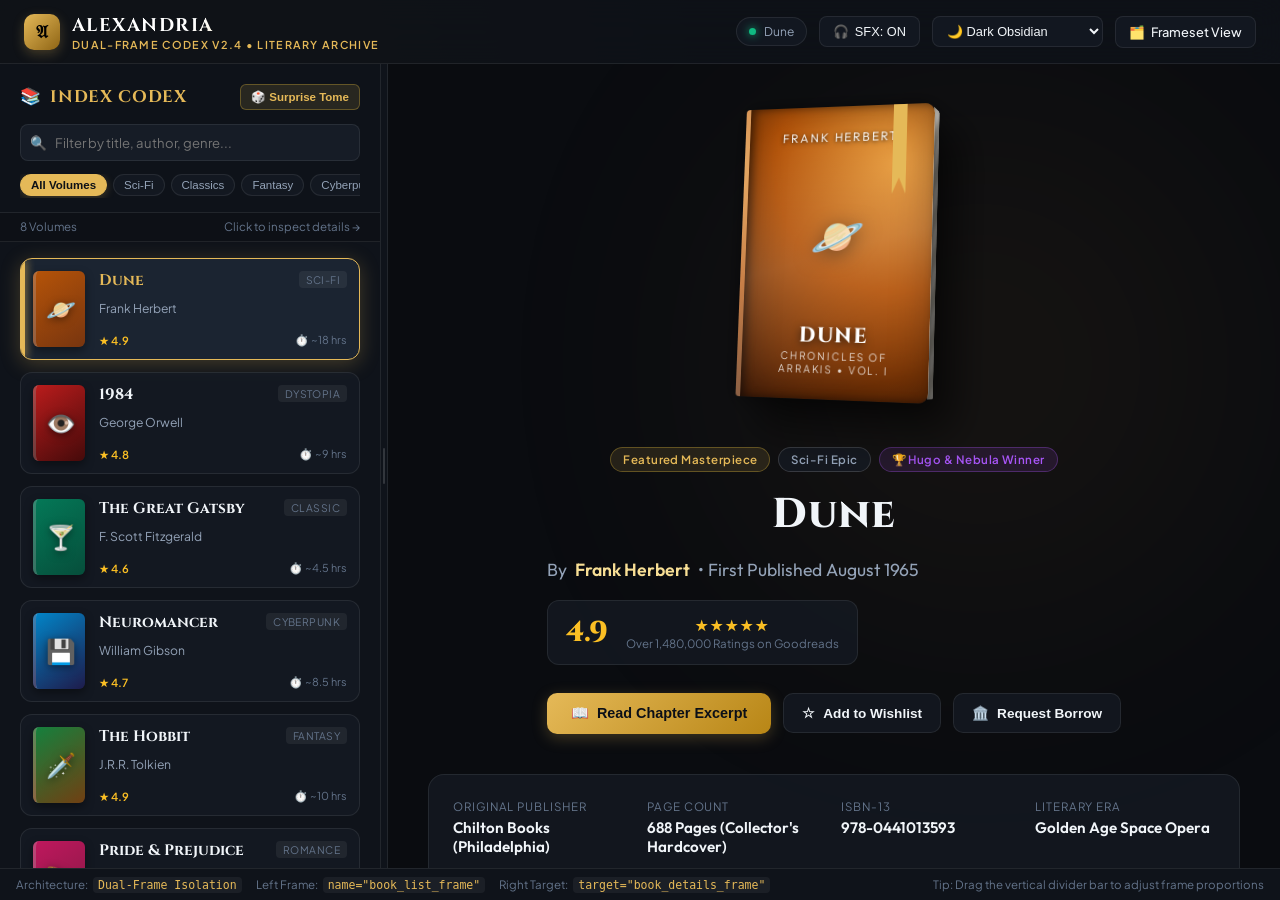
<file: index.html>
<!DOCTYPE html>
<html lang="en" data-theme="dark">
<head>
  <meta charset="UTF-8">
  <meta name="viewport" content="width=device-width, initial-scale=1.0">
  <meta name="description" content="Alexandria Digital Codex - Premium dual-frame literary information architecture and interactive library portal.">
  <title>ALEXANDRIA // Book Information Architecture</title>
  <link rel="stylesheet" href="css/theme.css">
  <link rel="stylesheet" href="css/master.css">
  <link rel="icon" href="data:image/svg+xml,<svg xmlns=%22http://www.w3.org/2000/svg%22 viewBox=%220 0 100 100%22><text y=%22.9em%22 font-size=%2290%22>📖</text></svg>">
</head>
<body>
  <div class="app-wrapper">
    <!-- Master Header Navigation -->
    <header class="master-header">
      <div class="brand-section">
        <div class="brand-icon">𝔄</div>
        <div class="brand-titles">
          <h1 class="brand-name">ALEXANDRIA</h1>
          <span class="brand-badge">Dual-Frame Codex v2.4 • Literary Archive</span>
        </div>
      </div>

      <div class="header-actions">
        <!-- Live Selected Status -->
        <div class="pill-stat" id="statusBar">
          <span class="indicator"></span>
          <span id="currentBookStat">Dune (Frank Herbert)</span>
        </div>

        <!-- Audio FX Toggle -->
        <button class="action-btn" id="soundToggleBtn" title="Toggle realistic paper & UI sounds">
          <span>🎧</span>
          <span id="soundStatusText">SFX: ON</span>
        </button>

        <!-- Theme Selector -->
        <select class="theme-dropdown" id="themeSelector" title="Switch Theme">
          <option value="dark">🌙 Dark Obsidian</option>
          <option value="parchment">📜 Antique Parchment</option>
          <option value="cyber">⚡ Cyber Neon</option>
        </select>

        <!-- Classic HTML Frameset Mode link -->
        <a href="index_frameset.html" class="action-btn" title="View classic HTML <frameset> structure">
          <span>🗂️</span>
          <span>Frameset View</span>
        </a>
      </div>
    </header>

    <!-- Main Dual Frame Viewport -->
    <main class="frames-container">
      <!-- Left Frame: Book List -->
      <section class="frame-left-wrapper" id="frameLeftWrapper">
        <iframe 
          src="frame_list.html" 
          name="book_list_frame" 
          id="leftBookListFrame"
          class="book-iframe"
          title="Book Selection Index Frame">
        </iframe>
      </section>

      <!-- Draggable Splitter Divider -->
      <div class="frame-splitter" id="frameSplitter" title="Click & Drag to resize frames"></div>

      <!-- Right Frame: Book Detailed Information -->
      <section class="frame-right-wrapper" id="frameRightWrapper">
        <div class="iframe-overlay-loader" id="iframeLoader">
          <div class="spinner"></div>
          <span style="font-size: 0.85rem; color: var(--accent-gold); letter-spacing: 0.05em;">Retrieving Codex Archive...</span>
        </div>
        <iframe 
          src="books/dune.html" 
          name="book_details_frame" 
          id="rightBookFrame"
          class="book-iframe"
          title="Book Detailed Information Frame">
        </iframe>
      </section>
    </main>

    <!-- Bottom Status & Frame Architecture Bar -->
    <footer class="master-footer-bar">
      <div class="footer-tags">
        <div class="footer-tag-item">
          <span>Architecture:</span>
          <code>Dual-Frame Isolation</code>
        </div>
        <div class="footer-tag-item">
          <span>Left Frame:</span>
          <code>name="book_list_frame"</code>
        </div>
        <div class="footer-tag-item">
          <span>Right Target:</span>
          <code>target="book_details_frame"</code>
        </div>
      </div>
      <div>
        <span>Tip: Drag the vertical divider bar to adjust frame proportions</span>
      </div>
    </footer>
  </div>

  <script src="js/audio.js"></script>
  <script src="js/master.js"></script>
</body>
</html>
</file>
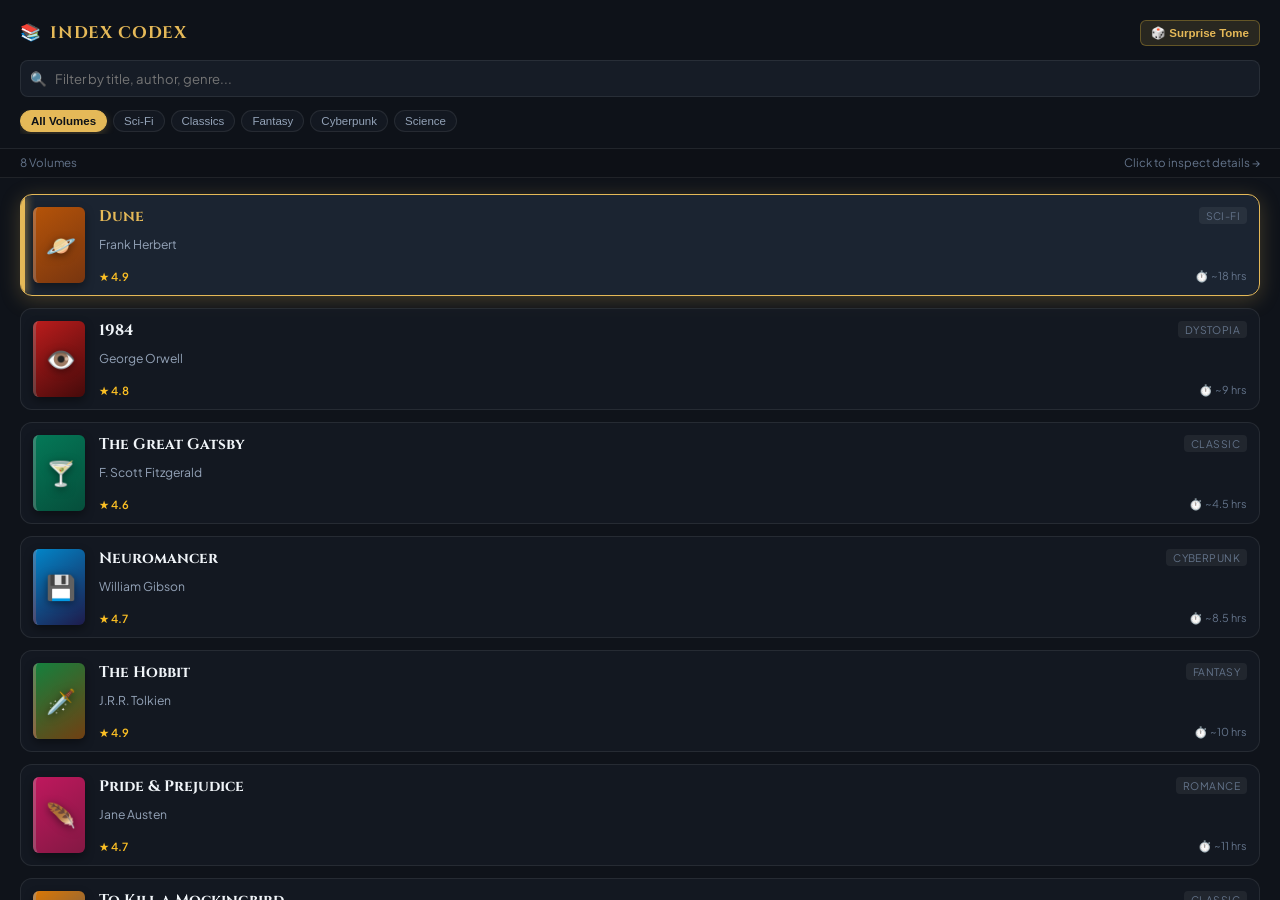
<file: frame_list.html>
<!DOCTYPE html>
<html lang="en">
<head>
  <meta charset="UTF-8">
  <meta name="viewport" content="width=device-width, initial-scale=1.0">
  <title>Library Index | Left Frame</title>
  <link rel="stylesheet" href="css/theme.css">
  <link rel="stylesheet" href="css/list.css">
</head>
<body class="list-body">

  <!-- Frame Header with Search & Filters -->
  <header class="list-header">
    <div class="list-top-row">
      <div class="list-heading">
        <span>📚</span>
        <span>INDEX CODEX</span>
      </div>
      <button class="random-pick-btn" id="randomBookBtn" title="Discover a random book">
        <span>🎲</span>
        <span>Surprise Tome</span>
      </button>
    </div>

    <!-- Search Input -->
    <div class="search-wrapper">
      <span class="search-icon">🔍</span>
      <input 
        type="text" 
        id="bookSearchInput" 
        class="search-input" 
        placeholder="Filter by title, author, genre..." 
        autocomplete="off"
      />
    </div>

    <!-- Genre Pills -->
    <nav class="genre-scroll" aria-label="Genre Filter">
      <button class="genre-pill active" data-genre="all">All Volumes</button>
      <button class="genre-pill" data-genre="sci-fi">Sci-Fi</button>
      <button class="genre-pill" data-genre="classics">Classics</button>
      <button class="genre-pill" data-genre="fantasy">Fantasy</button>
      <button class="genre-pill" data-genre="cyberpunk">Cyberpunk</button>
      <button class="genre-pill" data-genre="science">Science</button>
    </nav>
  </header>

  <!-- Meta Info Bar -->
  <div class="list-meta-bar">
    <span id="volumeCount">8 Volumes</span>
    <span>Click to inspect details &rarr;</span>
  </div>

  <!-- Scrollable List of Books (Using HTML Frame target="book_details_frame") -->
  <main class="books-container" id="booksContainer">

    <!-- 1. Dune -->
    <a href="books/dune.html" target="book_details_frame" class="book-card-link">
      <article class="book-card active" data-title="Dune" data-author="Frank Herbert" data-genre="sci-fi">
        <div class="book-thumb-wrapper thumb-dune">
          <span class="book-thumb-icon">🪐</span>
        </div>
        <div class="book-info-col">
          <div class="book-title-row">
            <h2 class="book-item-title">Dune</h2>
            <span class="genre-tag">Sci-Fi</span>
          </div>
          <div class="book-item-author">Frank Herbert</div>
          <div class="book-meta-footer">
            <span class="rating-badge">★ 4.9</span>
            <span class="reading-time">⏱️ ~18 hrs</span>
          </div>
        </div>
      </article>
    </a>

    <!-- 2. 1984 -->
    <a href="books/1984.html" target="book_details_frame" class="book-card-link">
      <article class="book-card" data-title="1984" data-author="George Orwell" data-genre="classics sci-fi">
        <div class="book-thumb-wrapper thumb-1984">
          <span class="book-thumb-icon">👁️</span>
        </div>
        <div class="book-info-col">
          <div class="book-title-row">
            <h2 class="book-item-title">1984</h2>
            <span class="genre-tag">Dystopia</span>
          </div>
          <div class="book-item-author">George Orwell</div>
          <div class="book-meta-footer">
            <span class="rating-badge">★ 4.8</span>
            <span class="reading-time">⏱️ ~9 hrs</span>
          </div>
        </div>
      </article>
    </a>

    <!-- 3. The Great Gatsby -->
    <a href="books/gatsby.html" target="book_details_frame" class="book-card-link">
      <article class="book-card" data-title="The Great Gatsby" data-author="F. Scott Fitzgerald" data-genre="classics">
        <div class="book-thumb-wrapper thumb-gatsby">
          <span class="book-thumb-icon">🍸</span>
        </div>
        <div class="book-info-col">
          <div class="book-title-row">
            <h2 class="book-item-title">The Great Gatsby</h2>
            <span class="genre-tag">Classic</span>
          </div>
          <div class="book-item-author">F. Scott Fitzgerald</div>
          <div class="book-meta-footer">
            <span class="rating-badge">★ 4.6</span>
            <span class="reading-time">⏱️ ~4.5 hrs</span>
          </div>
        </div>
      </article>
    </a>

    <!-- 4. Neuromancer -->
    <a href="books/neuromancer.html" target="book_details_frame" class="book-card-link">
      <article class="book-card" data-title="Neuromancer" data-author="William Gibson" data-genre="cyberpunk sci-fi">
        <div class="book-thumb-wrapper thumb-neuromancer">
          <span class="book-thumb-icon">💾</span>
        </div>
        <div class="book-info-col">
          <div class="book-title-row">
            <h2 class="book-item-title">Neuromancer</h2>
            <span class="genre-tag">Cyberpunk</span>
          </div>
          <div class="book-item-author">William Gibson</div>
          <div class="book-meta-footer">
            <span class="rating-badge">★ 4.7</span>
            <span class="reading-time">⏱️ ~8.5 hrs</span>
          </div>
        </div>
      </article>
    </a>

    <!-- 5. The Hobbit -->
    <a href="books/hobbit.html" target="book_details_frame" class="book-card-link">
      <article class="book-card" data-title="The Hobbit" data-author="J.R.R. Tolkien" data-genre="fantasy">
        <div class="book-thumb-wrapper thumb-hobbit">
          <span class="book-thumb-icon">🗡️</span>
        </div>
        <div class="book-info-col">
          <div class="book-title-row">
            <h2 class="book-item-title">The Hobbit</h2>
            <span class="genre-tag">Fantasy</span>
          </div>
          <div class="book-item-author">J.R.R. Tolkien</div>
          <div class="book-meta-footer">
            <span class="rating-badge">★ 4.9</span>
            <span class="reading-time">⏱️ ~10 hrs</span>
          </div>
        </div>
      </article>
    </a>

    <!-- 6. Pride and Prejudice -->
    <a href="books/pride.html" target="book_details_frame" class="book-card-link">
      <article class="book-card" data-title="Pride and Prejudice" data-author="Jane Austen" data-genre="classics">
        <div class="book-thumb-wrapper thumb-pride">
          <span class="book-thumb-icon">🪶</span>
        </div>
        <div class="book-info-col">
          <div class="book-title-row">
            <h2 class="book-item-title">Pride &amp; Prejudice</h2>
            <span class="genre-tag">Romance</span>
          </div>
          <div class="book-item-author">Jane Austen</div>
          <div class="book-meta-footer">
            <span class="rating-badge">★ 4.7</span>
            <span class="reading-time">⏱️ ~11 hrs</span>
          </div>
        </div>
      </article>
    </a>

    <!-- 7. To Kill a Mockingbird -->
    <a href="books/mockingbird.html" target="book_details_frame" class="book-card-link">
      <article class="book-card" data-title="To Kill a Mockingbird" data-author="Harper Lee" data-genre="classics">
        <div class="book-thumb-wrapper thumb-mockingbird">
          <span class="book-thumb-icon">⚖️</span>
        </div>
        <div class="book-info-col">
          <div class="book-title-row">
            <h2 class="book-item-title">To Kill a Mockingbird</h2>
            <span class="genre-tag">Classic</span>
          </div>
          <div class="book-item-author">Harper Lee</div>
          <div class="book-meta-footer">
            <span class="rating-badge">★ 4.8</span>
            <span class="reading-time">⏱️ ~9 hrs</span>
          </div>
        </div>
      </article>
    </a>

    <!-- 8. The Quantum Universe -->
    <a href="books/quantum.html" target="book_details_frame" class="book-card-link">
      <article class="book-card" data-title="The Quantum Universe" data-author="Brian Cox &amp; Jeff Forshaw" data-genre="science">
        <div class="book-thumb-wrapper thumb-quantum">
          <span class="book-thumb-icon">🌌</span>
        </div>
        <div class="book-info-col">
          <div class="book-title-row">
            <h2 class="book-item-title">The Quantum Universe</h2>
            <span class="genre-tag">Science</span>
          </div>
          <div class="book-item-author">Brian Cox &amp; J. Forshaw</div>
          <div class="book-meta-footer">
            <span class="rating-badge">★ 4.8</span>
            <span class="reading-time">⏱️ ~7.5 hrs</span>
          </div>
        </div>
      </article>
    </a>

    <!-- Empty Search State -->
    <div class="no-results" id="noResultsMessage">
      <div style="font-size: 2rem; margin-bottom: 8px;">🔍</div>
      <p style="font-weight: 600; color: var(--text-main);">No matching tomes</p>
      <p style="font-size: 0.78rem;">Try clearing your search or switching genre filters.</p>
    </div>

  </main>

  <script src="js/list.js"></script>
</body>
</html>
</file>
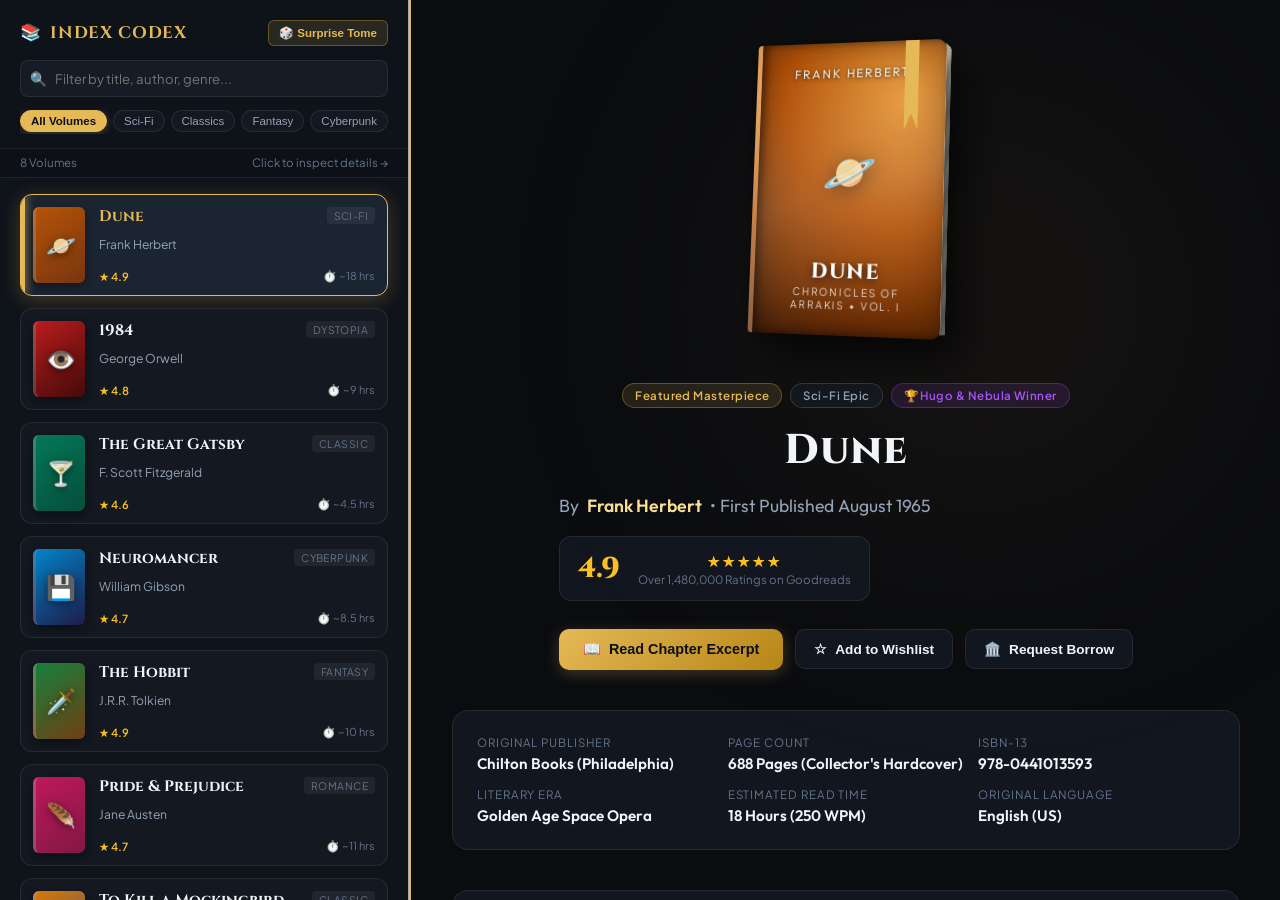
<file: index_frameset.html>
<!DOCTYPE HTML PUBLIC "-//W3C//DTD HTML 4.01 Frameset//EN" "http://www.w3.org/TR/html4/frameset.dtd">
<html lang="en">
<head>
  <meta http-equiv="Content-Type" content="text/html; charset=utf-8">
  <title>ALEXANDRIA - Classic HTML Frameset Edition</title>
</head>
<!-- Traditional HTML Frameset Layout as specified in Web Technologies Curriculum -->
<frameset cols="32%, 68%" frameborder="1" border="4" bordercolor="#e5b958">
  <!-- Left Part: Books List -->
  <frame src="frame_list.html" name="book_list_frame" scrolling="yes" noresize="noresize" title="Books List Navigation">
  
  <!-- Right Part: Book Information Details -->
  <frame src="books/dune.html" name="book_details_frame" scrolling="yes" noresize="noresize" title="Book Details Display">

  <noframes>
    <body>
      <h2>Frames Required</h2>
      <p>Your browser does not support framesets. Please use modern view at <a href="index.html">index.html</a>.</p>
    </body>
  </noframes>
</frameset>
</html>
</file>
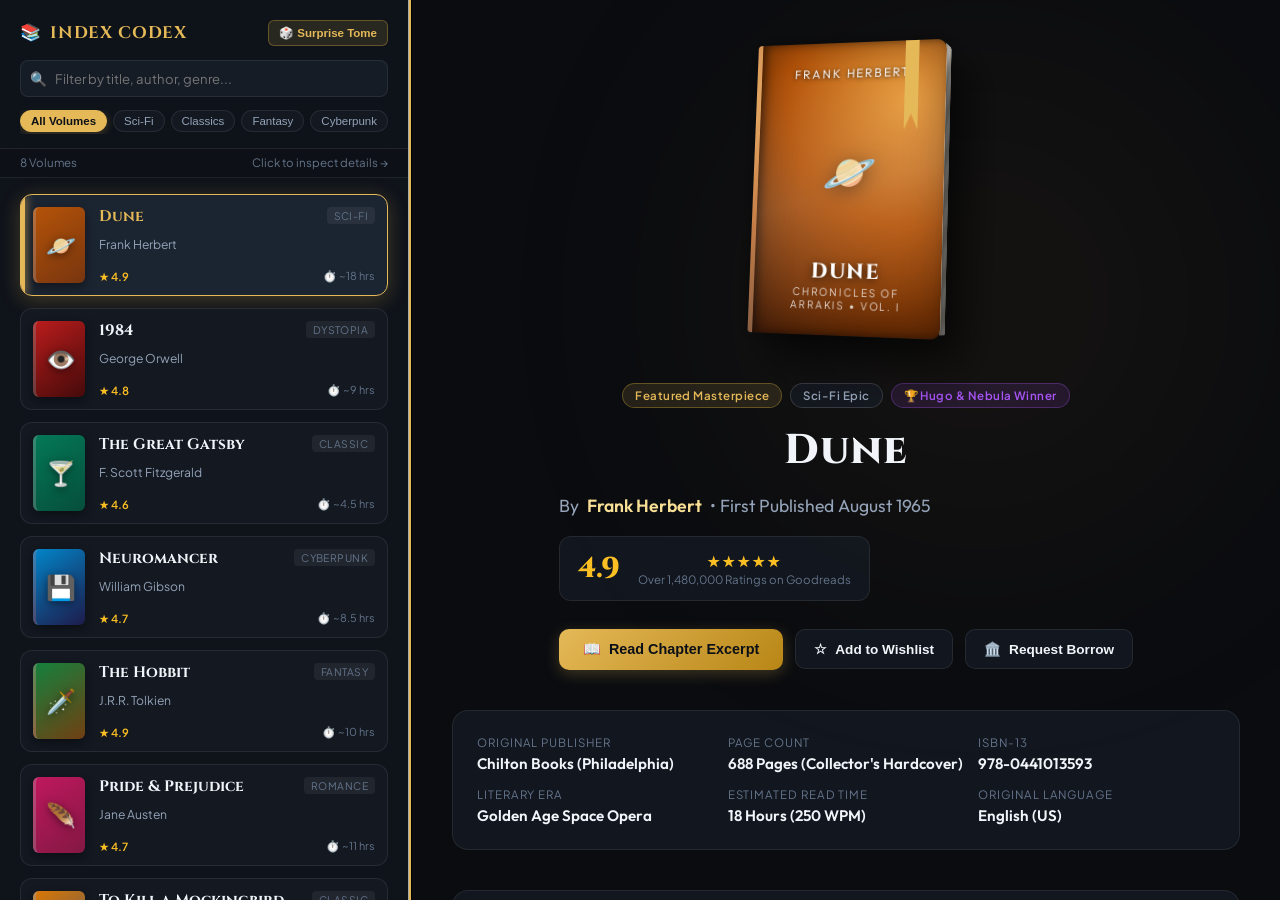
<file: assignment3/index_frameset.html>
<!-- Classic Frameset Mode -->
<!DOCTYPE HTML PUBLIC "-//W3C//DTD HTML 4.01 Frameset//EN" "http://www.w3.org/TR/html4/frameset.dtd">
<html lang="en">
<head>
  <meta http-equiv="Content-Type" content="text/html; charset=utf-8">
  <title>ALEXANDRIA - Classic HTML Frameset Edition</title>
</head>
<frameset cols="32%, 68%" frameborder="1" border="4" bordercolor="#e5b958">
  <frame src="frame_list.html" name="book_list_frame" scrolling="yes" noresize="noresize" title="Books List Navigation">
  <frame src="books/dune.html" name="book_details_frame" scrolling="yes" noresize="noresize" title="Book Details Display">
  <noframes>
    <body>
      <h2>Frames Required</h2>
      <p>Your browser does not support framesets. Please use modern view at <a href="index.html">index.html</a>.</p>
    </body>
  </noframes>
</frameset>
</html>
</file>
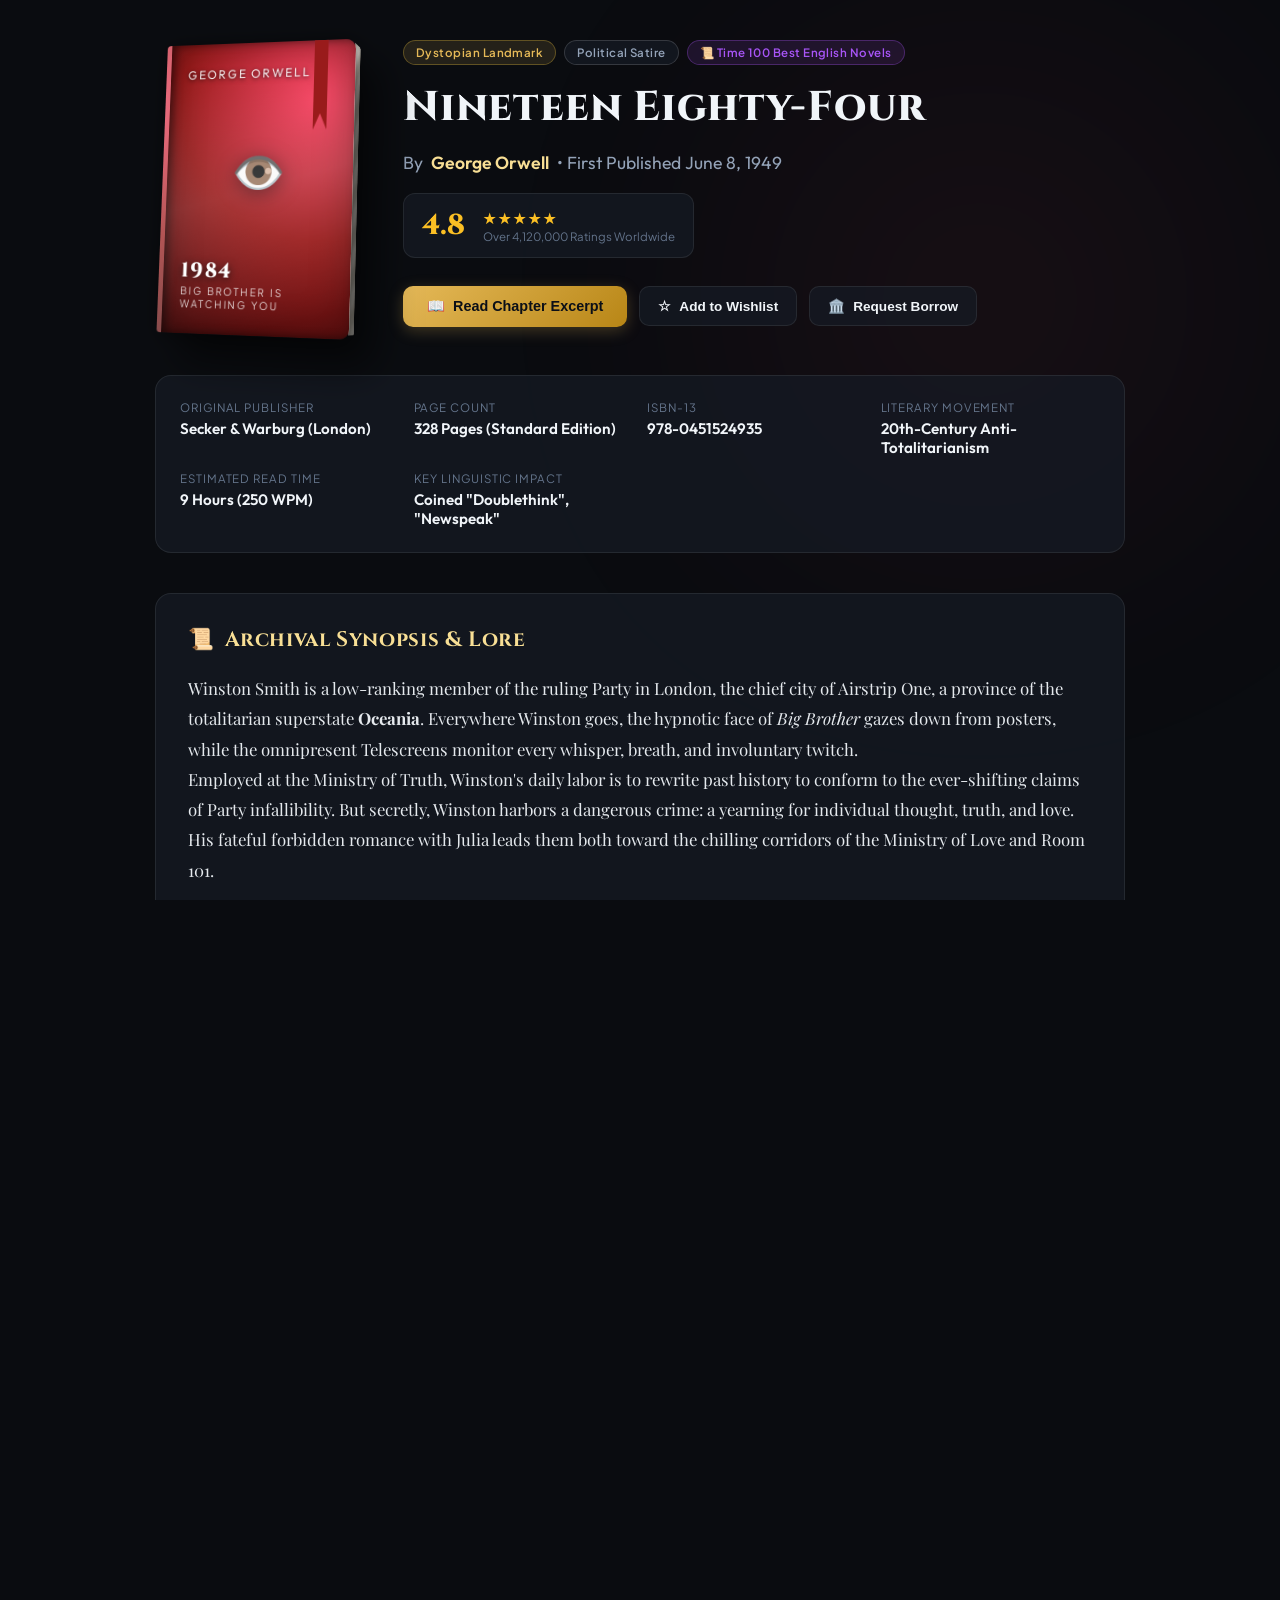
<file: books/1984.html>
<!DOCTYPE html>
<html lang="en">
<head>
  <meta charset="UTF-8">
  <meta name="viewport" content="width=device-width, initial-scale=1.0">
  <title>1984 | Alexandria Archive</title>
  <link rel="stylesheet" href="../css/theme.css">
  <link rel="stylesheet" href="../css/details.css">
</head>
<body class="details-body">
  <div class="ambient-backdrop" style="background: radial-gradient(circle, #f43f5e 0%, transparent 70%);"></div>

  <div class="book-details-viewport">

    <header class="book-hero-section">
      <div class="book-3d-stage" id="book3dStage" title="Hover & move to inspect book cover in 3D">
        <div class="book-3d-object" id="book3dObject">
          <div class="bookmark-ribbon" style="background: #991b1b;"></div>
          <div class="book-cover-front cover-1984">
            <div class="cover-author">George Orwell</div>
            <div class="cover-emblem">👁️</div>
            <div>
              <div class="cover-title">1984</div>
              <div class="cover-footer">Big Brother is Watching You</div>
            </div>
          </div>
          <div class="book-pages-side"></div>
        </div>
      </div>

      <div class="hero-details-column">
        <div class="hero-tags-row">
          <span class="badge-pill gold">Dystopian Landmark</span>
          <span class="badge-pill">Political Satire</span>
          <span class="badge-pill award">📜 Time 100 Best English Novels</span>
        </div>

        <h1 class="book-main-title">Nineteen Eighty-Four</h1>
        
        <div class="book-author-subtitle">
          <span>By</span>
          <strong>George Orwell</strong>
          <span>• First Published June 8, 1949</span>
        </div>

        <div class="rating-summary-row">
          <div class="score-huge">4.8</div>
          <div class="score-meta">
            <div class="stars-graphic">★★★★★</div>
            <span class="score-count">Over 4,120,000 Ratings Worldwide</span>
          </div>
        </div>

        <div class="action-buttons-row">
          <button class="primary-cta-btn" id="openExcerptBtn">
            <span>📖</span>
            <span>Read Chapter Excerpt</span>
          </button>
          <button class="secondary-action-btn" id="bookmarkBtn">
            <span>☆</span>
            <span>Add to Wishlist</span>
          </button>
          <button class="secondary-action-btn" id="reserveBtn">
            <span>🏛️</span>
            <span>Request Borrow</span>
          </button>
        </div>
      </div>
    </header>

    <section class="specs-panel" aria-label="Book Metadata Specifications">
      <div class="spec-item">
        <span class="spec-label">Original Publisher</span>
        <span class="spec-value">Secker &amp; Warburg (London)</span>
      </div>
      <div class="spec-item">
        <span class="spec-label">Page Count</span>
        <span class="spec-value">328 Pages (Standard Edition)</span>
      </div>
      <div class="spec-item">
        <span class="spec-label">ISBN-13</span>
        <span class="spec-value">978-0451524935</span>
      </div>
      <div class="spec-item">
        <span class="spec-label">Literary Movement</span>
        <span class="spec-value">20th-Century Anti-Totalitarianism</span>
      </div>
      <div class="spec-item">
        <span class="spec-label">Estimated Read Time</span>
        <span class="spec-value">9 Hours (250 WPM)</span>
      </div>
      <div class="spec-item">
        <span class="spec-label">Key Linguistic Impact</span>
        <span class="spec-value">Coined "Doublethink", "Newspeak"</span>
      </div>
    </section>

    <section class="content-section">
      <h2 class="section-title">
        <span>📜</span>
        <span>Archival Synopsis &amp; Lore</span>
      </h2>
      <div class="synopsis-text">
        <p>Winston Smith is a low-ranking member of the ruling Party in London, the chief city of Airstrip One, a province of the totalitarian superstate <strong>Oceania</strong>. Everywhere Winston goes, the hypnotic face of <em>Big Brother</em> gazes down from posters, while the omnipresent Telescreens monitor every whisper, breath, and involuntary twitch.</p>
        <p>Employed at the Ministry of Truth, Winston's daily labor is to rewrite past history to conform to the ever-shifting claims of Party infallibility. But secretly, Winston harbors a dangerous crime: a yearning for individual thought, truth, and love. His fateful forbidden romance with Julia leads them both toward the chilling corridors of the Ministry of Love and Room 101.</p>
      </div>
    </section>

    <section class="quote-card">
      <button class="quote-copy-btn" id="copyQuoteBtn" title="Copy quote to clipboard">📋 Copy</button>
      <div id="quoteContent">
        "War is peace. Freedom is slavery. Ignorance is strength."
      </div>
      <div class="quote-author">— Official Slogan of the Party (Ingsoc)</div>
    </section>

    <section class="content-section">
      <h2 class="section-title">
        <span>🧬</span>
        <span>Key Themes &amp; Personas</span>
      </h2>
      <div class="chips-cluster">
        <span class="theme-chip">Winston Smith</span>
        <span class="theme-chip">Julia</span>
        <span class="theme-chip">O'Brien</span>
        <span class="theme-chip">Big Brother</span>
        <span class="theme-chip">Surveillance State &amp; Telescreens</span>
        <span class="theme-chip">Psychological Conditioning (Room 101)</span>
        <span class="theme-chip">Linguistic Censorship (Newspeak)</span>
        <span class="theme-chip">Erasure of Historical Record</span>
      </div>
    </section>

    <section class="content-section">
      <h2 class="section-title">
        <span>⭐</span>
        <span>Critical Acclaim &amp; Rating Distribution</span>
      </h2>
      <div class="ratings-breakdown-box">
        <div style="text-align: center;">
          <div style="font-size: 3.5rem; font-weight: 800; font-family: var(--font-serif); color: var(--accent-crimson);">4.8</div>
          <div class="stars-graphic">★★★★★</div>
          <div style="font-size: 0.75rem; color: var(--text-faint); margin-top: 4px;">Universal Literary Acclaim</div>
        </div>

        <div class="breakdown-bars">
          <div class="meter-row">
            <span>5 Star</span>
            <div class="meter-bar-track"><div class="meter-bar-fill" style="width: 82%; background: linear-gradient(90deg, #f43f5e, #be123c);"></div></div>
            <span>82%</span>
          </div>
          <div class="meter-row">
            <span>4 Star</span>
            <div class="meter-bar-track"><div class="meter-bar-fill" style="width: 14%; background: linear-gradient(90deg, #f43f5e, #be123c);"></div></div>
            <span>14%</span>
          </div>
          <div class="meter-row">
            <span>3 Star</span>
            <div class="meter-bar-track"><div class="meter-bar-fill" style="width: 3%;"></div></div>
            <span>3%</span>
          </div>
          <div class="meter-row">
            <span>2 Star</span>
            <div class="meter-bar-track"><div class="meter-bar-fill" style="width: 0.8%;"></div></div>
            <span><1%</span>
          </div>
          <div class="meter-row">
            <span>1 Star</span>
            <div class="meter-bar-track"><div class="meter-bar-fill" style="width: 0.2%;"></div></div>
            <span><1%</span>
          </div>
        </div>
      </div>
    </section>

  </div>

  <aside class="excerpt-modal" id="excerptModal" role="dialog" aria-modal="true">
    <div class="excerpt-sheet">
      <div class="excerpt-header">
        <div style="font-family: var(--font-serif); font-weight: 700; color: var(--accent-gold);">
          1984 // Opening Passage (Excerpt)
        </div>
        <button class="close-modal-btn" id="closeExcerptBtn" aria-label="Close excerpt">&times;</button>
      </div>
      <div class="excerpt-content">
        <p>It was a bright cold day in April, and the clocks were striking thirteen. Winston Smith, his chin nuzzled into his breast in an effort to escape the vile wind, slipped quickly through the glass doors of Victory Mansions, though not quickly enough to prevent a swirl of gritty dust from entering along with him.</p>
        <p>The hallway smelt of boiled cabbage and old rag mats. At one end of it a coloured poster, too large for indoor display, had been tacked to the wall. It depicted simply an enormous face, more than a metre wide: the face of a man of about forty-five, with a heavy black moustache and ruggedly handsome features.</p>
        <p>Winston made for the stairs. It was no use trying the lift. Even at the best of times it was seldom working, and at present the electric current was cut off during daylight hours. It was part of the economy drive in preparation for Hate Week.</p>
      </div>
    </div>
  </aside>

  <div class="toast-notice" id="toastNotice"></div>
  <script src="../js/details.js"></script>
</body>
</html>
</file>
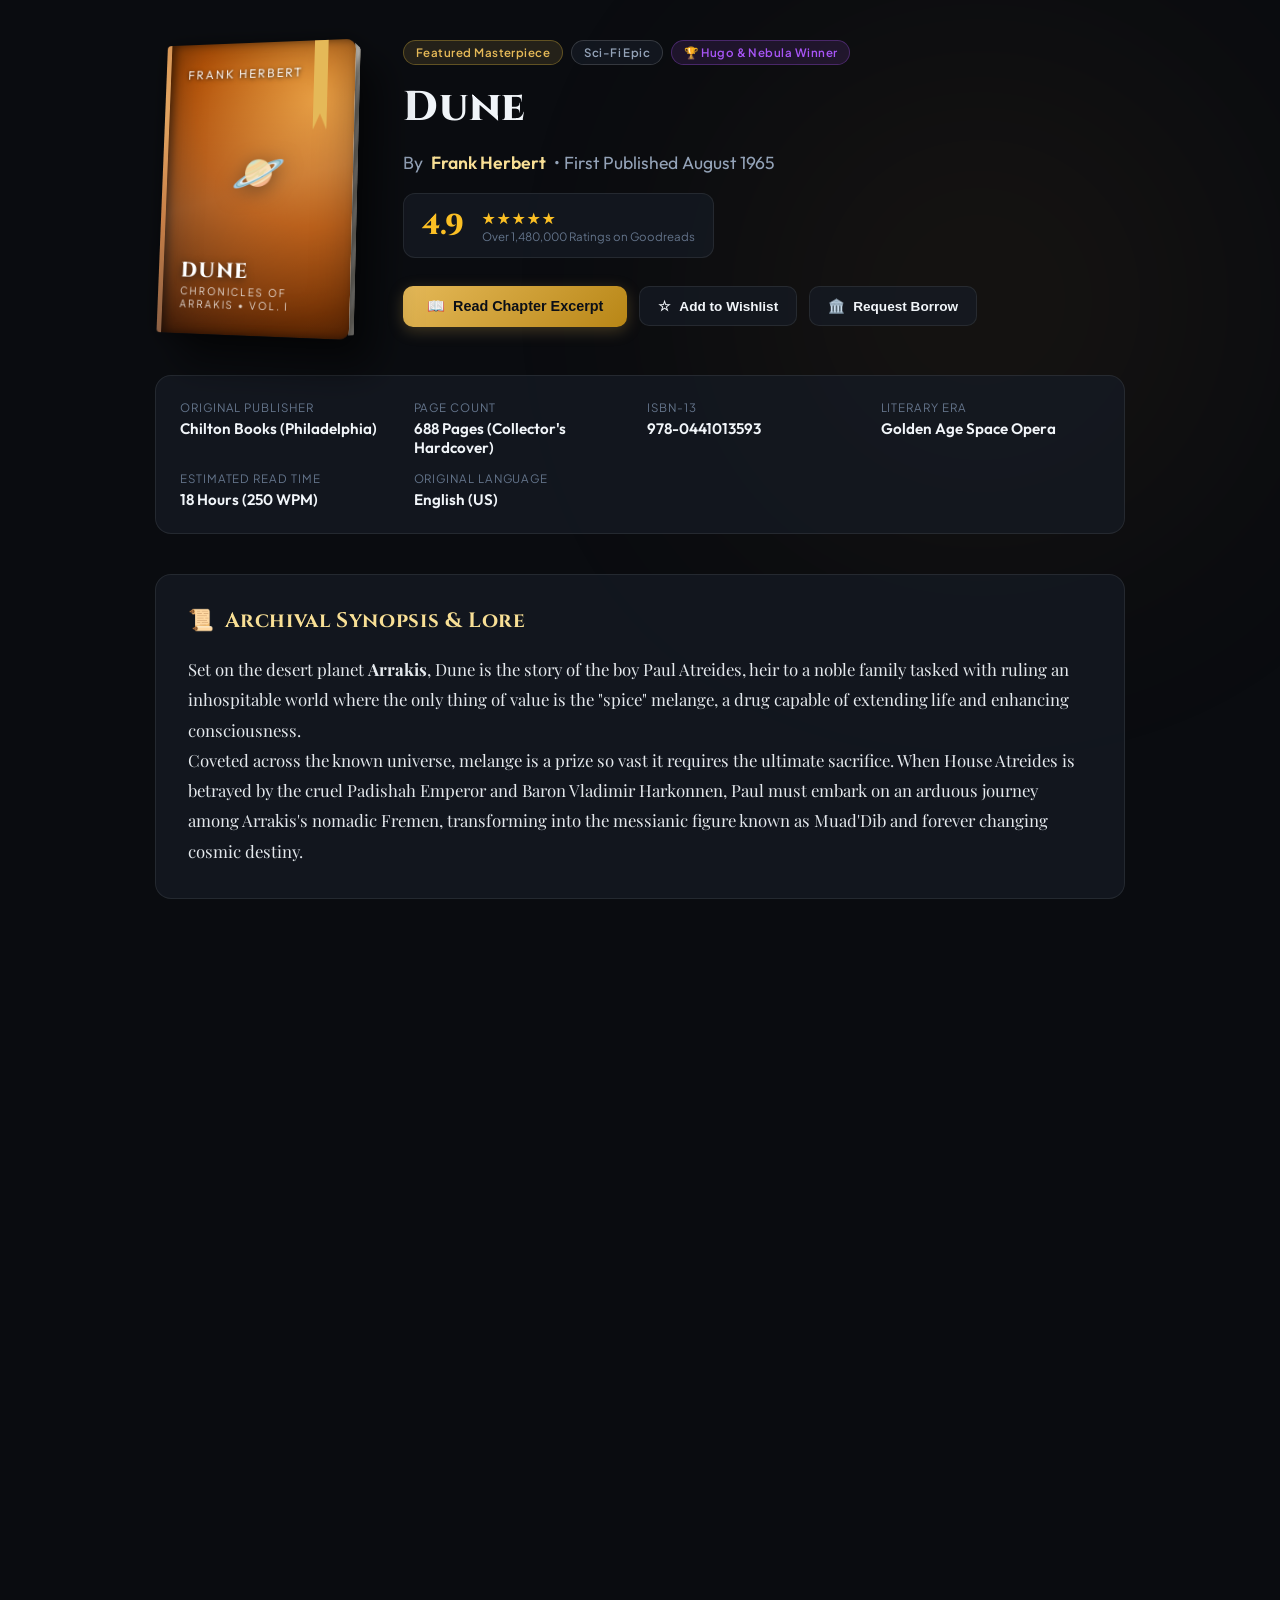
<file: books/dune.html>
<!DOCTYPE html>
<html lang="en">
<head>
  <meta charset="UTF-8">
  <meta name="viewport" content="width=device-width, initial-scale=1.0">
  <title>Dune | Alexandria Archive</title>
  <link rel="stylesheet" href="../css/theme.css">
  <link rel="stylesheet" href="../css/details.css">
</head>
<body class="details-body">
  <!-- Glowing ambient orb -->
  <div class="ambient-backdrop" style="background: radial-gradient(circle, #e59838 0%, transparent 70%);"></div>

  <div class="book-details-viewport">

    <!-- Hero Section -->
    <header class="book-hero-section">
      <!-- 3D Interactive Hardcover Book -->
      <div class="book-3d-stage" id="book3dStage" title="Hover & move to inspect book cover in 3D">
        <div class="book-3d-object" id="book3dObject">
          <div class="bookmark-ribbon" style="background: #e5b958;"></div>
          <div class="book-cover-front cover-dune">
            <div class="cover-author">Frank Herbert</div>
            <div class="cover-emblem">🪐</div>
            <div>
              <div class="cover-title">DUNE</div>
              <div class="cover-footer">Chronicles of Arrakis • Vol. I</div>
            </div>
          </div>
          <div class="book-pages-side"></div>
        </div>
      </div>

      <!-- Hero Details Column -->
      <div class="hero-details-column">
        <div class="hero-tags-row">
          <span class="badge-pill gold">Featured Masterpiece</span>
          <span class="badge-pill">Sci-Fi Epic</span>
          <span class="badge-pill award">🏆 Hugo &amp; Nebula Winner</span>
        </div>

        <h1 class="book-main-title">Dune</h1>
        
        <div class="book-author-subtitle">
          <span>By</span>
          <strong>Frank Herbert</strong>
          <span>• First Published August 1965</span>
        </div>

        <!-- Rating Summary Card -->
        <div class="rating-summary-row">
          <div class="score-huge">4.9</div>
          <div class="score-meta">
            <div class="stars-graphic">★★★★★</div>
            <span class="score-count">Over 1,480,000 Ratings on Goodreads</span>
          </div>
        </div>

        <!-- Action Toolbar -->
        <div class="action-buttons-row">
          <button class="primary-cta-btn" id="openExcerptBtn">
            <span>📖</span>
            <span>Read Chapter Excerpt</span>
          </button>
          <button class="secondary-action-btn" id="bookmarkBtn">
            <span>☆</span>
            <span>Add to Wishlist</span>
          </button>
          <button class="secondary-action-btn" id="reserveBtn">
            <span>🏛️</span>
            <span>Request Borrow</span>
          </button>
        </div>
      </div>
    </header>

    <!-- Specifications Grid -->
    <section class="specs-panel" aria-label="Book Metadata Specifications">
      <div class="spec-item">
        <span class="spec-label">Original Publisher</span>
        <span class="spec-value">Chilton Books (Philadelphia)</span>
      </div>
      <div class="spec-item">
        <span class="spec-label">Page Count</span>
        <span class="spec-value">688 Pages (Collector's Hardcover)</span>
      </div>
      <div class="spec-item">
        <span class="spec-label">ISBN-13</span>
        <span class="spec-value">978-0441013593</span>
      </div>
      <div class="spec-item">
        <span class="spec-label">Literary Era</span>
        <span class="spec-value">Golden Age Space Opera</span>
      </div>
      <div class="spec-item">
        <span class="spec-label">Estimated Read Time</span>
        <span class="spec-value">18 Hours (250 WPM)</span>
      </div>
      <div class="spec-item">
        <span class="spec-label">Original Language</span>
        <span class="spec-value">English (US)</span>
      </div>
    </section>

    <!-- Synopsis Block -->
    <section class="content-section">
      <h2 class="section-title">
        <span>📜</span>
        <span>Archival Synopsis &amp; Lore</span>
      </h2>
      <div class="synopsis-text">
        <p>Set on the desert planet <strong>Arrakis</strong>, Dune is the story of the boy Paul Atreides, heir to a noble family tasked with ruling an inhospitable world where the only thing of value is the "spice" melange, a drug capable of extending life and enhancing consciousness.</p>
        <p>Coveted across the known universe, melange is a prize so vast it requires the ultimate sacrifice. When House Atreides is betrayed by the cruel Padishah Emperor and Baron Vladimir Harkonnen, Paul must embark on an arduous journey among Arrakis's nomadic Fremen, transforming into the messianic figure known as Muad'Dib and forever changing cosmic destiny.</p>
      </div>
    </section>

    <!-- Notable Quotation -->
    <section class="quote-card">
      <button class="quote-copy-btn" id="copyQuoteBtn" title="Copy quote to clipboard">📋 Copy</button>
      <div id="quoteContent">
        "I must not fear. Fear is the mind-killer. Fear is the little-death that brings total obliteration. I will face my fear. I will permit it to pass over me and through me. And when it has gone past I will turn the inner eye to see its path. Where the fear has gone there will be nothing. Only I will remain."
      </div>
      <div class="quote-author">— The Litany Against Fear, Bene Gesserit Rite</div>
    </section>

    <!-- Characters & Themes -->
    <section class="content-section">
      <h2 class="section-title">
        <span>🧬</span>
        <span>Key Themes &amp; Personas</span>
      </h2>
      <div class="chips-cluster">
        <span class="theme-chip">Paul Atreides (Muad'Dib)</span>
        <span class="theme-chip">Lady Jessica</span>
        <span class="theme-chip">Baron Vladimir Harkonnen</span>
        <span class="theme-chip">Ecological Planetary Systems</span>
        <span class="theme-chip">Religious Messianism</span>
        <span class="theme-chip">Resource Monopoly (Spice Melange)</span>
        <span class="theme-chip">Fremen Desert Culture</span>
        <span class="theme-chip">Bene Gesserit Sisterhood</span>
      </div>
    </section>

    <!-- Ratings Breakdown -->
    <section class="content-section">
      <h2 class="section-title">
        <span>⭐</span>
        <span>Critical Acclaim &amp; Rating Distribution</span>
      </h2>
      <div class="ratings-breakdown-box">
        <div style="text-align: center;">
          <div style="font-size: 3.5rem; font-weight: 800; font-family: var(--font-serif); color: var(--accent-gold);">4.9</div>
          <div class="stars-graphic">★★★★★</div>
          <div style="font-size: 0.75rem; color: var(--text-faint); margin-top: 4px;">Universal Literary Consensus</div>
        </div>

        <div class="breakdown-bars">
          <div class="meter-row">
            <span>5 Star</span>
            <div class="meter-bar-track"><div class="meter-bar-fill" style="width: 86%;"></div></div>
            <span>86%</span>
          </div>
          <div class="meter-row">
            <span>4 Star</span>
            <div class="meter-bar-track"><div class="meter-bar-fill" style="width: 10%;"></div></div>
            <span>10%</span>
          </div>
          <div class="meter-row">
            <span>3 Star</span>
            <div class="meter-bar-track"><div class="meter-bar-fill" style="width: 3%;"></div></div>
            <span>3%</span>
          </div>
          <div class="meter-row">
            <span>2 Star</span>
            <div class="meter-bar-track"><div class="meter-bar-fill" style="width: 0.7%;"></div></div>
            <span><1%</span>
          </div>
          <div class="meter-row">
            <span>1 Star</span>
            <div class="meter-bar-track"><div class="meter-bar-fill" style="width: 0.3%;"></div></div>
            <span><1%</span>
          </div>
        </div>
      </div>
    </section>

  </div>

  <!-- Excerpt Modal Drawer -->
  <aside class="excerpt-modal" id="excerptModal" role="dialog" aria-modal="true">
    <div class="excerpt-sheet">
      <div class="excerpt-header">
        <div style="font-family: var(--font-serif); font-weight: 700; color: var(--accent-gold);">
          Dune // Opening Chapter (Excerpt)
        </div>
        <button class="close-modal-btn" id="closeExcerptBtn" aria-label="Close excerpt">&times;</button>
      </div>
      <div class="excerpt-content">
        <p>A beginning is the time for taking the most delicate care that the balances are correct. This every sister of the Bene Gesserit knows. To begin your study of the life of Muad'Dib, then, take care that you first place him in his time: born in the 57th year of the Padishah Emperor, Shaddam IV. And take the most special care that you locate Muad'Dib in his place: the planet Arrakis. Do not be deceived by the fact that he was born on Caladan and lived his first fifteen years there. Arrakis, the planet known as Dune, is forever his place.</p>
        <p>In the week before their departure to Arrakis, when all the final scurrying about had reached a nearly unbearable frenzy, an old crone came to visit the mother of the boy, Paul.</p>
        <p>It was a warm night at Castle Caladan, and the ancient pile of stone had that drafty cool that heralded the turn of weather. The old woman was let in by the side door down the vaulted passage by Paul's room and she was allowed a moment to look upon him where he lay in his bed.</p>
      </div>
    </div>
  </aside>

  <!-- Interactive Feedback Toast -->
  <div class="toast-notice" id="toastNotice"></div>

  <script src="../js/details.js"></script>
</body>
</html>
</file>
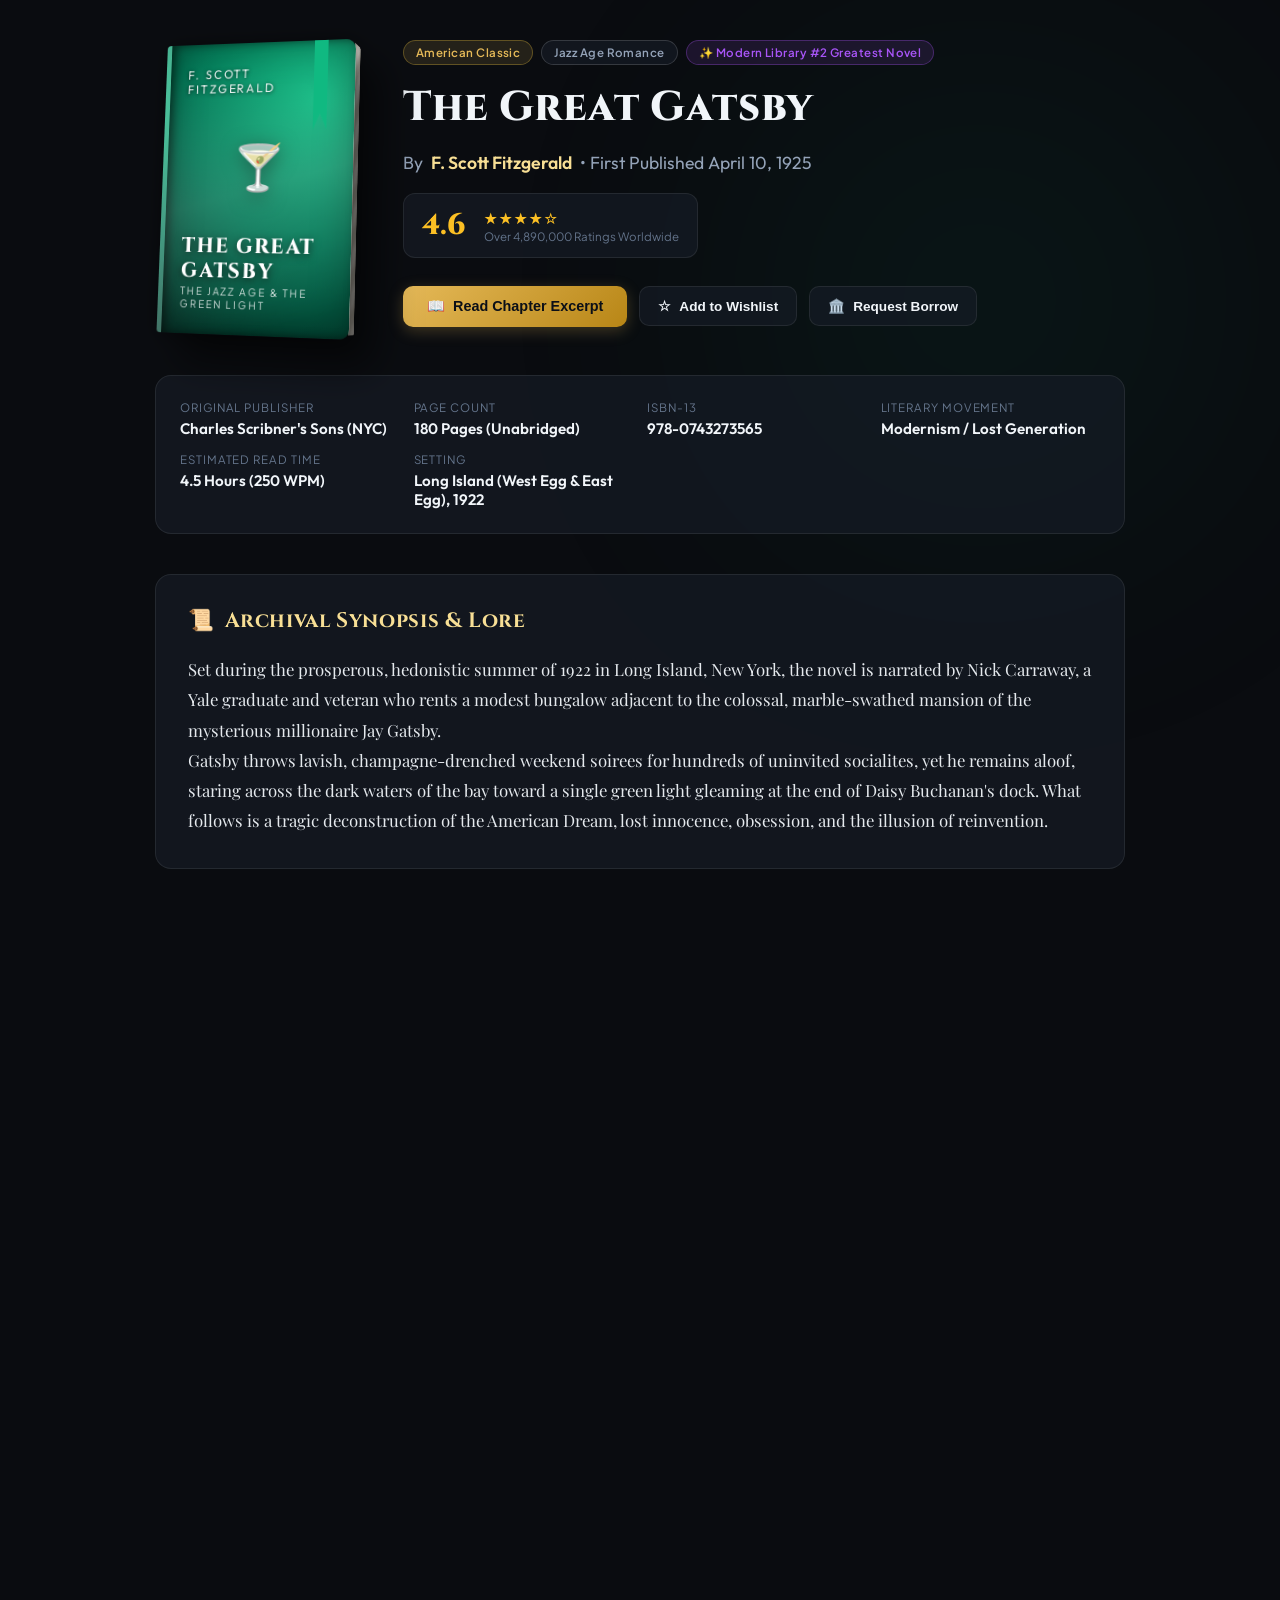
<file: books/gatsby.html>
<!DOCTYPE html>
<html lang="en">
<head>
  <meta charset="UTF-8">
  <meta name="viewport" content="width=device-width, initial-scale=1.0">
  <title>The Great Gatsby | Alexandria Archive</title>
  <link rel="stylesheet" href="../css/theme.css">
  <link rel="stylesheet" href="../css/details.css">
</head>
<body class="details-body">
  <div class="ambient-backdrop" style="background: radial-gradient(circle, #10b981 0%, transparent 70%);"></div>

  <div class="book-details-viewport">

    <header class="book-hero-section">
      <div class="book-3d-stage" id="book3dStage" title="Hover & move to inspect book cover in 3D">
        <div class="book-3d-object" id="book3dObject">
          <div class="bookmark-ribbon" style="background: #10b981;"></div>
          <div class="book-cover-front cover-gatsby">
            <div class="cover-author">F. Scott Fitzgerald</div>
            <div class="cover-emblem">🍸</div>
            <div>
              <div class="cover-title">THE GREAT GATSBY</div>
              <div class="cover-footer">The Jazz Age &amp; The Green Light</div>
            </div>
          </div>
          <div class="book-pages-side"></div>
        </div>
      </div>

      <div class="hero-details-column">
        <div class="hero-tags-row">
          <span class="badge-pill gold">American Classic</span>
          <span class="badge-pill">Jazz Age Romance</span>
          <span class="badge-pill award">✨ Modern Library #2 Greatest Novel</span>
        </div>

        <h1 class="book-main-title">The Great Gatsby</h1>
        
        <div class="book-author-subtitle">
          <span>By</span>
          <strong>F. Scott Fitzgerald</strong>
          <span>• First Published April 10, 1925</span>
        </div>

        <div class="rating-summary-row">
          <div class="score-huge">4.6</div>
          <div class="score-meta">
            <div class="stars-graphic">★★★★☆</div>
            <span class="score-count">Over 4,890,000 Ratings Worldwide</span>
          </div>
        </div>

        <div class="action-buttons-row">
          <button class="primary-cta-btn" id="openExcerptBtn">
            <span>📖</span>
            <span>Read Chapter Excerpt</span>
          </button>
          <button class="secondary-action-btn" id="bookmarkBtn">
            <span>☆</span>
            <span>Add to Wishlist</span>
          </button>
          <button class="secondary-action-btn" id="reserveBtn">
            <span>🏛️</span>
            <span>Request Borrow</span>
          </button>
        </div>
      </div>
    </header>

    <section class="specs-panel" aria-label="Book Metadata Specifications">
      <div class="spec-item">
        <span class="spec-label">Original Publisher</span>
        <span class="spec-value">Charles Scribner's Sons (NYC)</span>
      </div>
      <div class="spec-item">
        <span class="spec-label">Page Count</span>
        <span class="spec-value">180 Pages (Unabridged)</span>
      </div>
      <div class="spec-item">
        <span class="spec-label">ISBN-13</span>
        <span class="spec-value">978-0743273565</span>
      </div>
      <div class="spec-item">
        <span class="spec-label">Literary Movement</span>
        <span class="spec-value">Modernism / Lost Generation</span>
      </div>
      <div class="spec-item">
        <span class="spec-label">Estimated Read Time</span>
        <span class="spec-value">4.5 Hours (250 WPM)</span>
      </div>
      <div class="spec-item">
        <span class="spec-label">Setting</span>
        <span class="spec-value">Long Island (West Egg &amp; East Egg), 1922</span>
      </div>
    </section>

    <section class="content-section">
      <h2 class="section-title">
        <span>📜</span>
        <span>Archival Synopsis &amp; Lore</span>
      </h2>
      <div class="synopsis-text">
        <p>Set during the prosperous, hedonistic summer of 1922 in Long Island, New York, the novel is narrated by Nick Carraway, a Yale graduate and veteran who rents a modest bungalow adjacent to the colossal, marble-swathed mansion of the mysterious millionaire Jay Gatsby.</p>
        <p>Gatsby throws lavish, champagne-drenched weekend soirees for hundreds of uninvited socialites, yet he remains aloof, staring across the dark waters of the bay toward a single green light gleaming at the end of Daisy Buchanan's dock. What follows is a tragic deconstruction of the American Dream, lost innocence, obsession, and the illusion of reinvention.</p>
      </div>
    </section>

    <section class="quote-card">
      <button class="quote-copy-btn" id="copyQuoteBtn" title="Copy quote to clipboard">📋 Copy</button>
      <div id="quoteContent">
        "So we beat on, boats against the current, borne back ceaselessly into the past."
      </div>
      <div class="quote-author">— Nick Carraway, Chapter IX</div>
    </section>

    <section class="content-section">
      <h2 class="section-title">
        <span>🧬</span>
        <span>Key Themes &amp; Personas</span>
      </h2>
      <div class="chips-cluster">
        <span class="theme-chip">Jay Gatsby (James Gatz)</span>
        <span class="theme-chip">Daisy Buchanan</span>
        <span class="theme-chip">Nick Carraway</span>
        <span class="theme-chip">Tom Buchanan</span>
        <span class="theme-chip">The Decay of the American Dream</span>
        <span class="theme-chip">The Green Light &amp; Longing</span>
        <span class="theme-chip">Old Money vs New Money</span>
        <span class="theme-chip">The Valley of Ashes &amp; Dr. Eckleburg</span>
      </div>
    </section>

    <section class="content-section">
      <h2 class="section-title">
        <span>⭐</span>
        <span>Critical Acclaim &amp; Rating Distribution</span>
      </h2>
      <div class="ratings-breakdown-box">
        <div style="text-align: center;">
          <div style="font-size: 3.5rem; font-weight: 800; font-family: var(--font-serif); color: var(--accent-emerald);">4.6</div>
          <div class="stars-graphic">★★★★☆</div>
          <div style="font-size: 0.75rem; color: var(--text-faint); margin-top: 4px;">Quintessential American Fiction</div>
        </div>

        <div class="breakdown-bars">
          <div class="meter-row">
            <span>5 Star</span>
            <div class="meter-bar-track"><div class="meter-bar-fill" style="width: 74%; background: linear-gradient(90deg, #10b981, #059669);"></div></div>
            <span>74%</span>
          </div>
          <div class="meter-row">
            <span>4 Star</span>
            <div class="meter-bar-track"><div class="meter-bar-fill" style="width: 18%; background: linear-gradient(90deg, #10b981, #059669);"></div></div>
            <span>18%</span>
          </div>
          <div class="meter-row">
            <span>3 Star</span>
            <div class="meter-bar-track"><div class="meter-bar-fill" style="width: 6%;"></div></div>
            <span>6%</span>
          </div>
          <div class="meter-row">
            <span>2 Star</span>
            <div class="meter-bar-track"><div class="meter-bar-fill" style="width: 1.5%;"></div></div>
            <span>1.5%</span>
          </div>
          <div class="meter-row">
            <span>1 Star</span>
            <div class="meter-bar-track"><div class="meter-bar-fill" style="width: 0.5%;"></div></div>
            <span>0.5%</span>
          </div>
        </div>
      </div>
    </section>

  </div>

  <aside class="excerpt-modal" id="excerptModal" role="dialog" aria-modal="true">
    <div class="excerpt-sheet">
      <div class="excerpt-header">
        <div style="font-family: var(--font-serif); font-weight: 700; color: var(--accent-gold);">
          The Great Gatsby // Chapter 1 (Excerpt)
        </div>
        <button class="close-modal-btn" id="closeExcerptBtn" aria-label="Close excerpt">&times;</button>
      </div>
      <div class="excerpt-content">
        <p>In my younger and more vulnerable years my father gave me some advice that I've been turning over in my mind ever since.</p>
        <p>"Whenever you feel like criticizing any one," he told me, "just remember that all the people in this world haven't had the advantages that you've had."</p>
        <p>He didn't say any more, but we've always been unusually communicative in a reserved way, and I understood that he meant a great deal more than that. In consequence, I'm inclined to reserve all judgements, a habit that has opened up many curious natures to me and also made me the victim of not a few veteran bores.</p>
      </div>
    </div>
  </aside>

  <div class="toast-notice" id="toastNotice"></div>
  <script src="../js/details.js"></script>
</body>
</html>
</file>
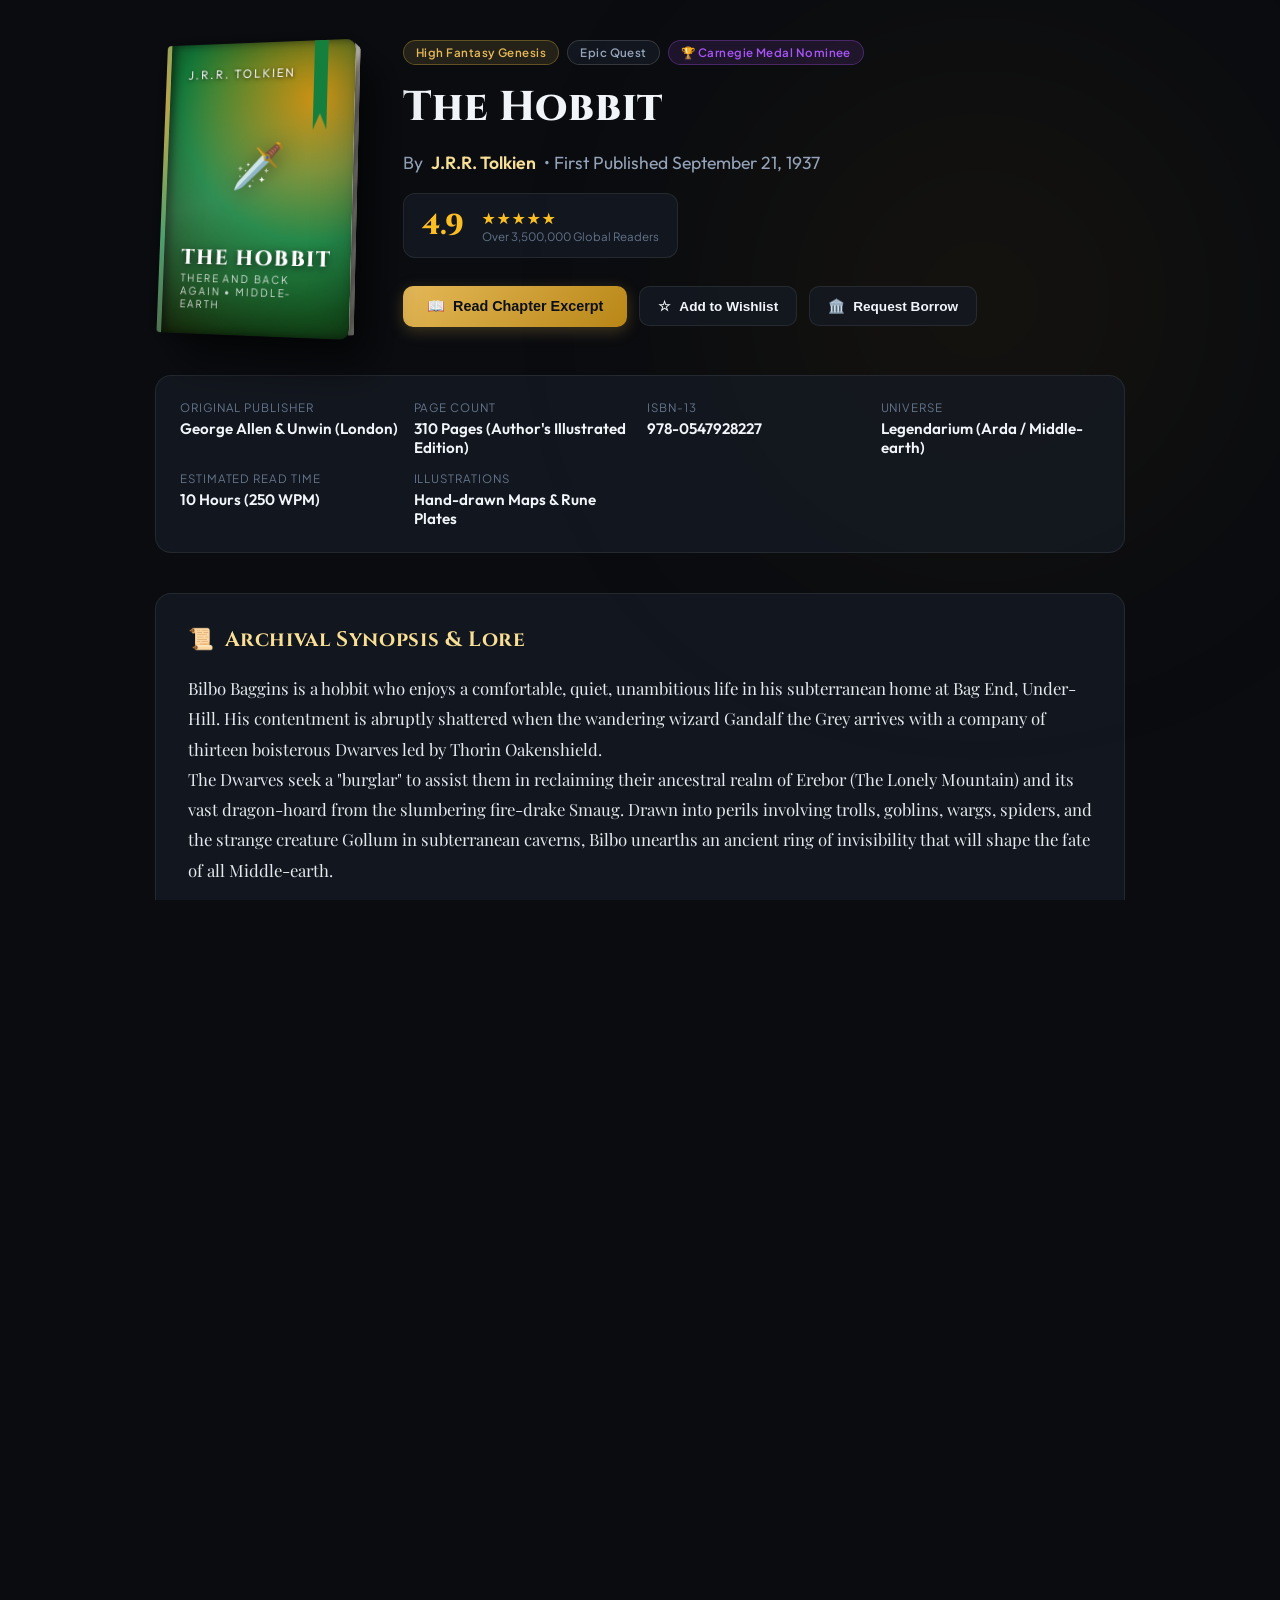
<file: books/hobbit.html>
<!DOCTYPE html>
<html lang="en">
<head>
  <meta charset="UTF-8">
  <meta name="viewport" content="width=device-width, initial-scale=1.0">
  <title>The Hobbit | Alexandria Archive</title>
  <link rel="stylesheet" href="../css/theme.css">
  <link rel="stylesheet" href="../css/details.css">
</head>
<body class="details-body">
  <div class="ambient-backdrop" style="background: radial-gradient(circle, #ca8a04 0%, transparent 70%);"></div>

  <div class="book-details-viewport">

    <header class="book-hero-section">
      <div class="book-3d-stage" id="book3dStage" title="Hover & move to inspect book cover in 3D">
        <div class="book-3d-object" id="book3dObject">
          <div class="bookmark-ribbon" style="background: #15803d;"></div>
          <div class="book-cover-front cover-hobbit">
            <div class="cover-author">J.R.R. Tolkien</div>
            <div class="cover-emblem">🗡️</div>
            <div>
              <div class="cover-title">THE HOBBIT</div>
              <div class="cover-footer">There and Back Again • Middle-earth</div>
            </div>
          </div>
          <div class="book-pages-side"></div>
        </div>
      </div>

      <div class="hero-details-column">
        <div class="hero-tags-row">
          <span class="badge-pill gold">High Fantasy Genesis</span>
          <span class="badge-pill">Epic Quest</span>
          <span class="badge-pill award">🏆 Carnegie Medal Nominee</span>
        </div>

        <h1 class="book-main-title">The Hobbit</h1>
        
        <div class="book-author-subtitle">
          <span>By</span>
          <strong>J.R.R. Tolkien</strong>
          <span>• First Published September 21, 1937</span>
        </div>

        <div class="rating-summary-row">
          <div class="score-huge">4.9</div>
          <div class="score-meta">
            <div class="stars-graphic">★★★★★</div>
            <span class="score-count">Over 3,500,000 Global Readers</span>
          </div>
        </div>

        <div class="action-buttons-row">
          <button class="primary-cta-btn" id="openExcerptBtn">
            <span>📖</span>
            <span>Read Chapter Excerpt</span>
          </button>
          <button class="secondary-action-btn" id="bookmarkBtn">
            <span>☆</span>
            <span>Add to Wishlist</span>
          </button>
          <button class="secondary-action-btn" id="reserveBtn">
            <span>🏛️</span>
            <span>Request Borrow</span>
          </button>
        </div>
      </div>
    </header>

    <section class="specs-panel" aria-label="Book Metadata Specifications">
      <div class="spec-item">
        <span class="spec-label">Original Publisher</span>
        <span class="spec-value">George Allen &amp; Unwin (London)</span>
      </div>
      <div class="spec-item">
        <span class="spec-label">Page Count</span>
        <span class="spec-value">310 Pages (Author's Illustrated Edition)</span>
      </div>
      <div class="spec-item">
        <span class="spec-label">ISBN-13</span>
        <span class="spec-value">978-0547928227</span>
      </div>
      <div class="spec-item">
        <span class="spec-label">Universe</span>
        <span class="spec-value">Legendarium (Arda / Middle-earth)</span>
      </div>
      <div class="spec-item">
        <span class="spec-label">Estimated Read Time</span>
        <span class="spec-value">10 Hours (250 WPM)</span>
      </div>
      <div class="spec-item">
        <span class="spec-label">Illustrations</span>
        <span class="spec-value">Hand-drawn Maps &amp; Rune Plates</span>
      </div>
    </section>

    <section class="content-section">
      <h2 class="section-title">
        <span>📜</span>
        <span>Archival Synopsis &amp; Lore</span>
      </h2>
      <div class="synopsis-text">
        <p>Bilbo Baggins is a hobbit who enjoys a comfortable, quiet, unambitious life in his subterranean home at Bag End, Under-Hill. His contentment is abruptly shattered when the wandering wizard Gandalf the Grey arrives with a company of thirteen boisterous Dwarves led by Thorin Oakenshield.</p>
        <p>The Dwarves seek a "burglar" to assist them in reclaiming their ancestral realm of Erebor (The Lonely Mountain) and its vast dragon-hoard from the slumbering fire-drake Smaug. Drawn into perils involving trolls, goblins, wargs, spiders, and the strange creature Gollum in subterranean caverns, Bilbo unearths an ancient ring of invisibility that will shape the fate of all Middle-earth.</p>
      </div>
    </section>

    <section class="quote-card">
      <button class="quote-copy-btn" id="copyQuoteBtn" title="Copy quote to clipboard">📋 Copy</button>
      <div id="quoteContent">
        "In a hole in the ground there lived a hobbit. Not a nasty, dirty, wet hole, filled with the ends of worms and an oozy smell, nor yet a dry, bare, sandy hole with nothing in it to sit down on or to eat: it was a hobbit-hole, and that means comfort."
      </div>
      <div class="quote-author">— J.R.R. Tolkien, Opening Sentence</div>
    </section>

    <section class="content-section">
      <h2 class="section-title">
        <span>🧬</span>
        <span>Key Themes &amp; Personas</span>
      </h2>
      <div class="chips-cluster">
        <span class="theme-chip">Bilbo Baggins</span>
        <span class="theme-chip">Gandalf the Grey</span>
        <span class="theme-chip">Thorin Oakenshield</span>
        <span class="theme-chip">Smaug the Terrible</span>
        <span class="theme-chip">Gollum &amp; The One Ring</span>
        <span class="theme-chip">The Heroism of the Humble</span>
        <span class="theme-chip">Greed &amp; The Dragon-Sickness</span>
        <span class="theme-chip">Fellowship Across Races</span>
      </div>
    </section>

    <section class="content-section">
      <h2 class="section-title">
        <span>⭐</span>
        <span>Critical Acclaim &amp; Rating Distribution</span>
      </h2>
      <div class="ratings-breakdown-box">
        <div style="text-align: center;">
          <div style="font-size: 3.5rem; font-weight: 800; font-family: var(--font-serif); color: #ca8a04;">4.9</div>
          <div class="stars-graphic">★★★★★</div>
          <div style="font-size: 0.75rem; color: var(--text-faint); margin-top: 4px;">Legendary Mythopoeic Canon</div>
        </div>

        <div class="breakdown-bars">
          <div class="meter-row">
            <span>5 Star</span>
            <div class="meter-bar-track"><div class="meter-bar-fill" style="width: 85%; background: linear-gradient(90deg, #ca8a04, #15803d);"></div></div>
            <span>85%</span>
          </div>
          <div class="meter-row">
            <span>4 Star</span>
            <div class="meter-bar-track"><div class="meter-bar-fill" style="width: 11%; background: linear-gradient(90deg, #ca8a04, #15803d);"></div></div>
            <span>11%</span>
          </div>
          <div class="meter-row">
            <span>3 Star</span>
            <div class="meter-bar-track"><div class="meter-bar-fill" style="width: 3%;"></div></div>
            <span>3%</span>
          </div>
          <div class="meter-row">
            <span>2 Star</span>
            <div class="meter-bar-track"><div class="meter-bar-fill" style="width: 0.7%;"></div></div>
            <span><1%</span>
          </div>
          <div class="meter-row">
            <span>1 Star</span>
            <div class="meter-bar-track"><div class="meter-bar-fill" style="width: 0.3%;"></div></div>
            <span><1%</span>
          </div>
        </div>
      </div>
    </section>

  </div>

  <aside class="excerpt-modal" id="excerptModal" role="dialog" aria-modal="true">
    <div class="excerpt-sheet">
      <div class="excerpt-header">
        <div style="font-family: var(--font-serif); font-weight: 700; color: var(--accent-gold);">
          The Hobbit // An Unexpected Party (Excerpt)
        </div>
        <button class="close-modal-btn" id="closeExcerptBtn" aria-label="Close excerpt">&times;</button>
      </div>
      <div class="excerpt-content">
        <p>In a hole in the ground there lived a hobbit. Not a nasty, dirty, wet hole, filled with the ends of worms and an oozy smell, nor yet a dry, bare, sandy hole with nothing in it to sit down on or to eat: it was a hobbit-hole, and that means comfort.</p>
        <p>It had a perfectly round door like a porthole, painted green, with a shiny yellow brass knob in the exact middle. The door opened on to a tube-shaped hall like a tunnel: a very comfortable tunnel without smoke, with panelled walls, and floors tiled and carpeted, provided with polished chairs, and lots and lots of pegs for hats and coats—the hobbit was fond of visitors.</p>
      </div>
    </div>
  </aside>

  <div class="toast-notice" id="toastNotice"></div>
  <script src="../js/details.js"></script>
</body>
</html>
</file>
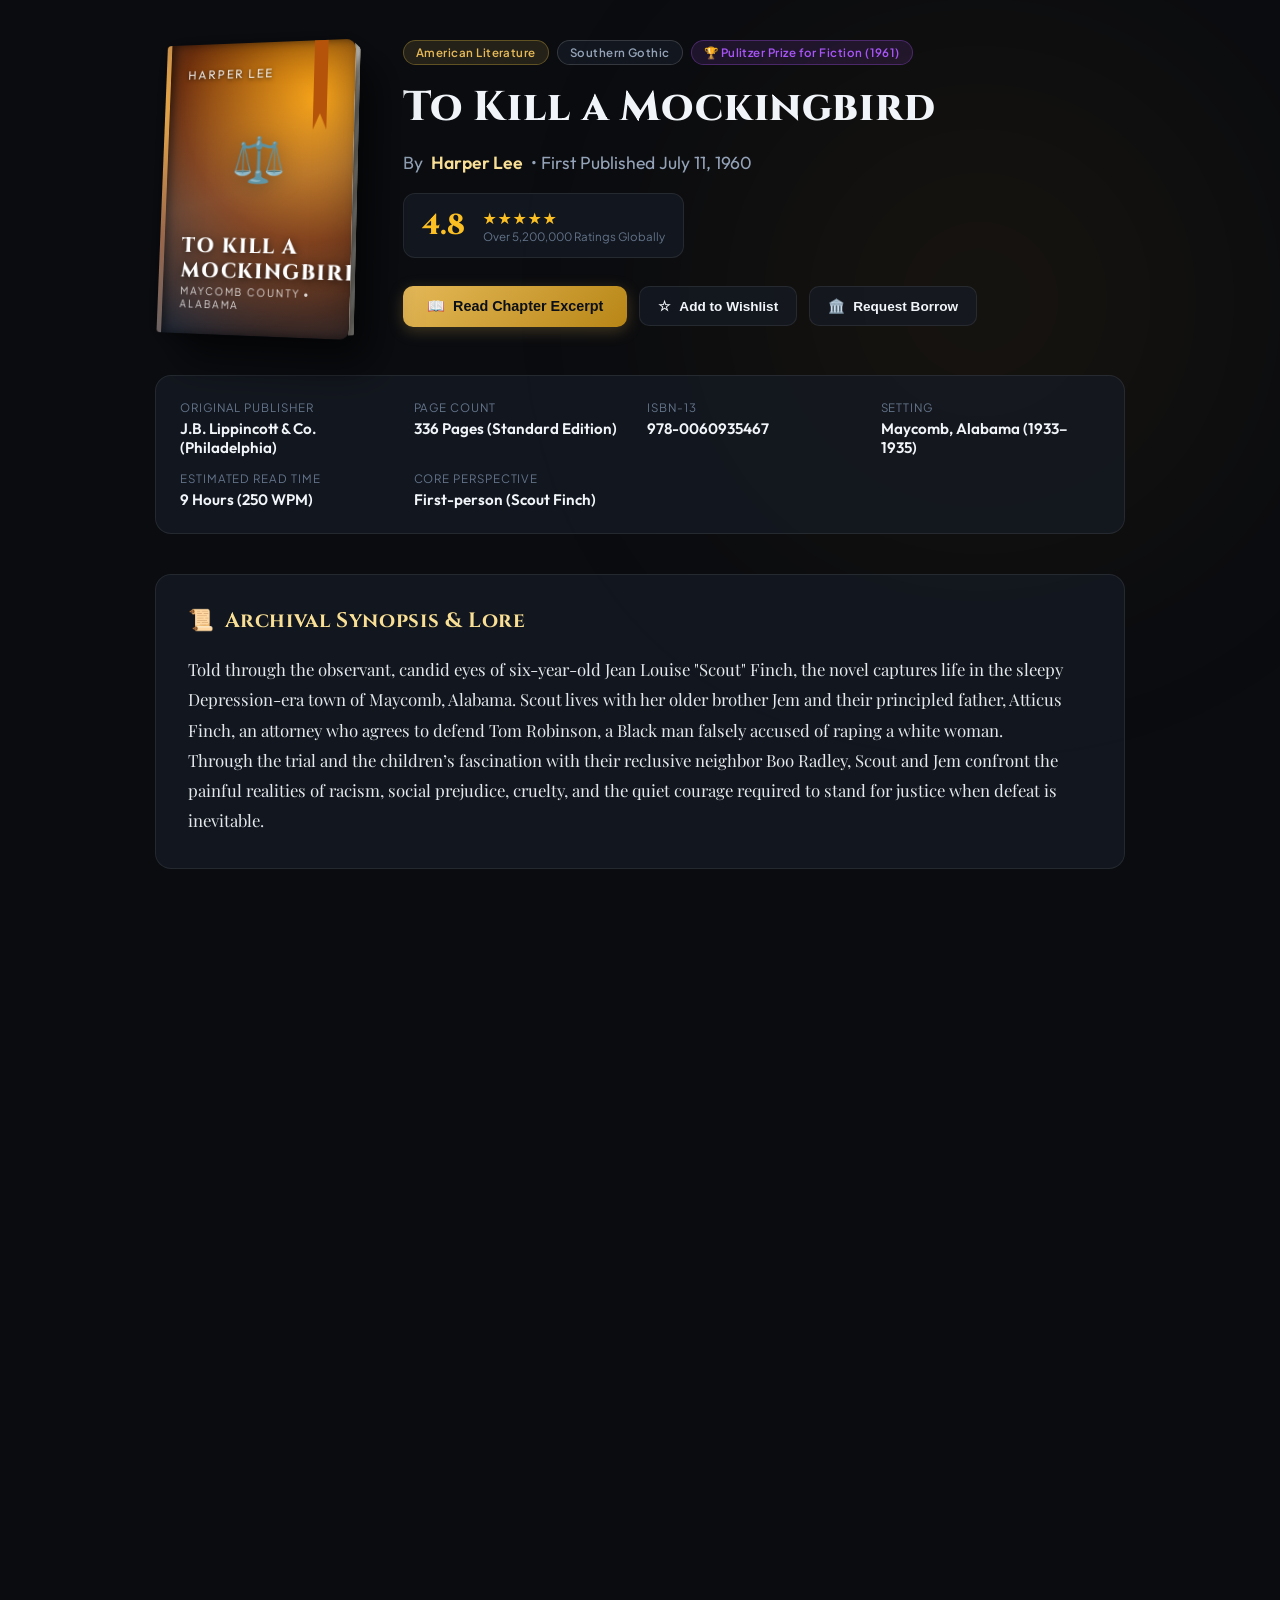
<file: books/mockingbird.html>
<!DOCTYPE html>
<html lang="en">
<head>
  <meta charset="UTF-8">
  <meta name="viewport" content="width=device-width, initial-scale=1.0">
  <title>To Kill a Mockingbird | Alexandria Archive</title>
  <link rel="stylesheet" href="../css/theme.css">
  <link rel="stylesheet" href="../css/details.css">
</head>
<body class="details-body">
  <div class="ambient-backdrop" style="background: radial-gradient(circle, #f59e0b 0%, transparent 70%);"></div>

  <div class="book-details-viewport">

    <header class="book-hero-section">
      <div class="book-3d-stage" id="book3dStage" title="Hover & move to inspect book cover in 3D">
        <div class="book-3d-object" id="book3dObject">
          <div class="bookmark-ribbon" style="background: #b45309;"></div>
          <div class="book-cover-front cover-mockingbird">
            <div class="cover-author">Harper Lee</div>
            <div class="cover-emblem">⚖️</div>
            <div>
              <div class="cover-title">TO KILL A MOCKINGBIRD</div>
              <div class="cover-footer">Maycomb County • Alabama</div>
            </div>
          </div>
          <div class="book-pages-side"></div>
        </div>
      </div>

      <div class="hero-details-column">
        <div class="hero-tags-row">
          <span class="badge-pill gold">American Literature</span>
          <span class="badge-pill">Southern Gothic</span>
          <span class="badge-pill award">🏆 Pulitzer Prize for Fiction (1961)</span>
        </div>

        <h1 class="book-main-title">To Kill a Mockingbird</h1>
        
        <div class="book-author-subtitle">
          <span>By</span>
          <strong>Harper Lee</strong>
          <span>• First Published July 11, 1960</span>
        </div>

        <div class="rating-summary-row">
          <div class="score-huge">4.8</div>
          <div class="score-meta">
            <div class="stars-graphic">★★★★★</div>
            <span class="score-count">Over 5,200,000 Ratings Globally</span>
          </div>
        </div>

        <div class="action-buttons-row">
          <button class="primary-cta-btn" id="openExcerptBtn">
            <span>📖</span>
            <span>Read Chapter Excerpt</span>
          </button>
          <button class="secondary-action-btn" id="bookmarkBtn">
            <span>☆</span>
            <span>Add to Wishlist</span>
          </button>
          <button class="secondary-action-btn" id="reserveBtn">
            <span>🏛️</span>
            <span>Request Borrow</span>
          </button>
        </div>
      </div>
    </header>

    <section class="specs-panel" aria-label="Book Metadata Specifications">
      <div class="spec-item">
        <span class="spec-label">Original Publisher</span>
        <span class="spec-value">J.B. Lippincott &amp; Co. (Philadelphia)</span>
      </div>
      <div class="spec-item">
        <span class="spec-label">Page Count</span>
        <span class="spec-value">336 Pages (Standard Edition)</span>
      </div>
      <div class="spec-item">
        <span class="spec-label">ISBN-13</span>
        <span class="spec-value">978-0060935467</span>
      </div>
      <div class="spec-item">
        <span class="spec-label">Setting</span>
        <span class="spec-value">Maycomb, Alabama (1933–1935)</span>
      </div>
      <div class="spec-item">
        <span class="spec-label">Estimated Read Time</span>
        <span class="spec-value">9 Hours (250 WPM)</span>
      </div>
      <div class="spec-item">
        <span class="spec-label">Core Perspective</span>
        <span class="spec-value">First-person (Scout Finch)</span>
      </div>
    </section>

    <section class="content-section">
      <h2 class="section-title">
        <span>📜</span>
        <span>Archival Synopsis &amp; Lore</span>
      </h2>
      <div class="synopsis-text">
        <p>Told through the observant, candid eyes of six-year-old Jean Louise "Scout" Finch, the novel captures life in the sleepy Depression-era town of Maycomb, Alabama. Scout lives with her older brother Jem and their principled father, Atticus Finch, an attorney who agrees to defend Tom Robinson, a Black man falsely accused of raping a white woman.</p>
        <p>Through the trial and the children’s fascination with their reclusive neighbor Boo Radley, Scout and Jem confront the painful realities of racism, social prejudice, cruelty, and the quiet courage required to stand for justice when defeat is inevitable.</p>
      </div>
    </section>

    <section class="quote-card">
      <button class="quote-copy-btn" id="copyQuoteBtn" title="Copy quote to clipboard">📋 Copy</button>
      <div id="quoteContent">
        "Real courage is when you know you're licked before you begin, but you begin anyway and see it through no matter what."
      </div>
      <div class="quote-author">— Atticus Finch, Chapter 11</div>
    </section>

    <section class="content-section">
      <h2 class="section-title">
        <span>🧬</span>
        <span>Key Themes &amp; Personas</span>
      </h2>
      <div class="chips-cluster">
        <span class="theme-chip">Scout (Jean Louise) Finch</span>
        <span class="theme-chip">Atticus Finch</span>
        <span class="theme-chip">Jem Finch</span>
        <span class="theme-chip">Boo (Arthur) Radley</span>
        <span class="theme-chip">Tom Robinson</span>
        <span class="theme-chip">The Loss of Childhood Innocence</span>
        <span class="theme-chip">Racial Injustice &amp; Legal Integrity</span>
        <span class="theme-chip">Empathy (Walking in Another's Shoes)</span>
      </div>
    </section>

    <section class="content-section">
      <h2 class="section-title">
        <span>⭐</span>
        <span>Critical Acclaim &amp; Rating Distribution</span>
      </h2>
      <div class="ratings-breakdown-box">
        <div style="text-align: center;">
          <div style="font-size: 3.5rem; font-weight: 800; font-family: var(--font-serif); color: #f59e0b;">4.8</div>
          <div class="stars-graphic">★★★★★</div>
          <div style="font-size: 0.75rem; color: var(--text-faint); margin-top: 4px;">Cherished Pillar of 20th-Century Letters</div>
        </div>

        <div class="breakdown-bars">
          <div class="meter-row">
            <span>5 Star</span>
            <div class="meter-bar-track"><div class="meter-bar-fill" style="width: 83%; background: linear-gradient(90deg, #f59e0b, #d97706);"></div></div>
            <span>83%</span>
          </div>
          <div class="meter-row">
            <span>4 Star</span>
            <div class="meter-bar-track"><div class="meter-bar-fill" style="width: 13%; background: linear-gradient(90deg, #f59e0b, #d97706);"></div></div>
            <span>13%</span>
          </div>
          <div class="meter-row">
            <span>3 Star</span>
            <div class="meter-bar-track"><div class="meter-bar-fill" style="width: 3%;"></div></div>
            <span>3%</span>
          </div>
          <div class="meter-row">
            <span>2 Star</span>
            <div class="meter-bar-track"><div class="meter-bar-fill" style="width: 0.7%;"></div></div>
            <span><1%</span>
          </div>
          <div class="meter-row">
            <span>1 Star</span>
            <div class="meter-bar-track"><div class="meter-bar-fill" style="width: 0.3%;"></div></div>
            <span><1%</span>
          </div>
        </div>
      </div>
    </section>

  </div>

  <aside class="excerpt-modal" id="excerptModal" role="dialog" aria-modal="true">
    <div class="excerpt-sheet">
      <div class="excerpt-header">
        <div style="font-family: var(--font-serif); font-weight: 700; color: var(--accent-gold);">
          To Kill a Mockingbird // Chapter 1 (Excerpt)
        </div>
        <button class="close-modal-btn" id="closeExcerptBtn" aria-label="Close excerpt">&times;</button>
      </div>
      <div class="excerpt-content">
        <p>When he was nearly thirteen, my brother Jem got his arm badly broken at the elbow. When it healed, and Jem’s fears of never being able to play football were assuaged, he was seldom self-conscious about his injury.</p>
        <p>When enough years had gone by to enable us to look back on them, we sometimes discussed the events that led to his accident. I maintain that the Ewells started it all, but Jem said they did not start it until Dill came to us that first summer...</p>
      </div>
    </div>
  </aside>

  <div class="toast-notice" id="toastNotice"></div>
  <script src="../js/details.js"></script>
</body>
</html>
</file>
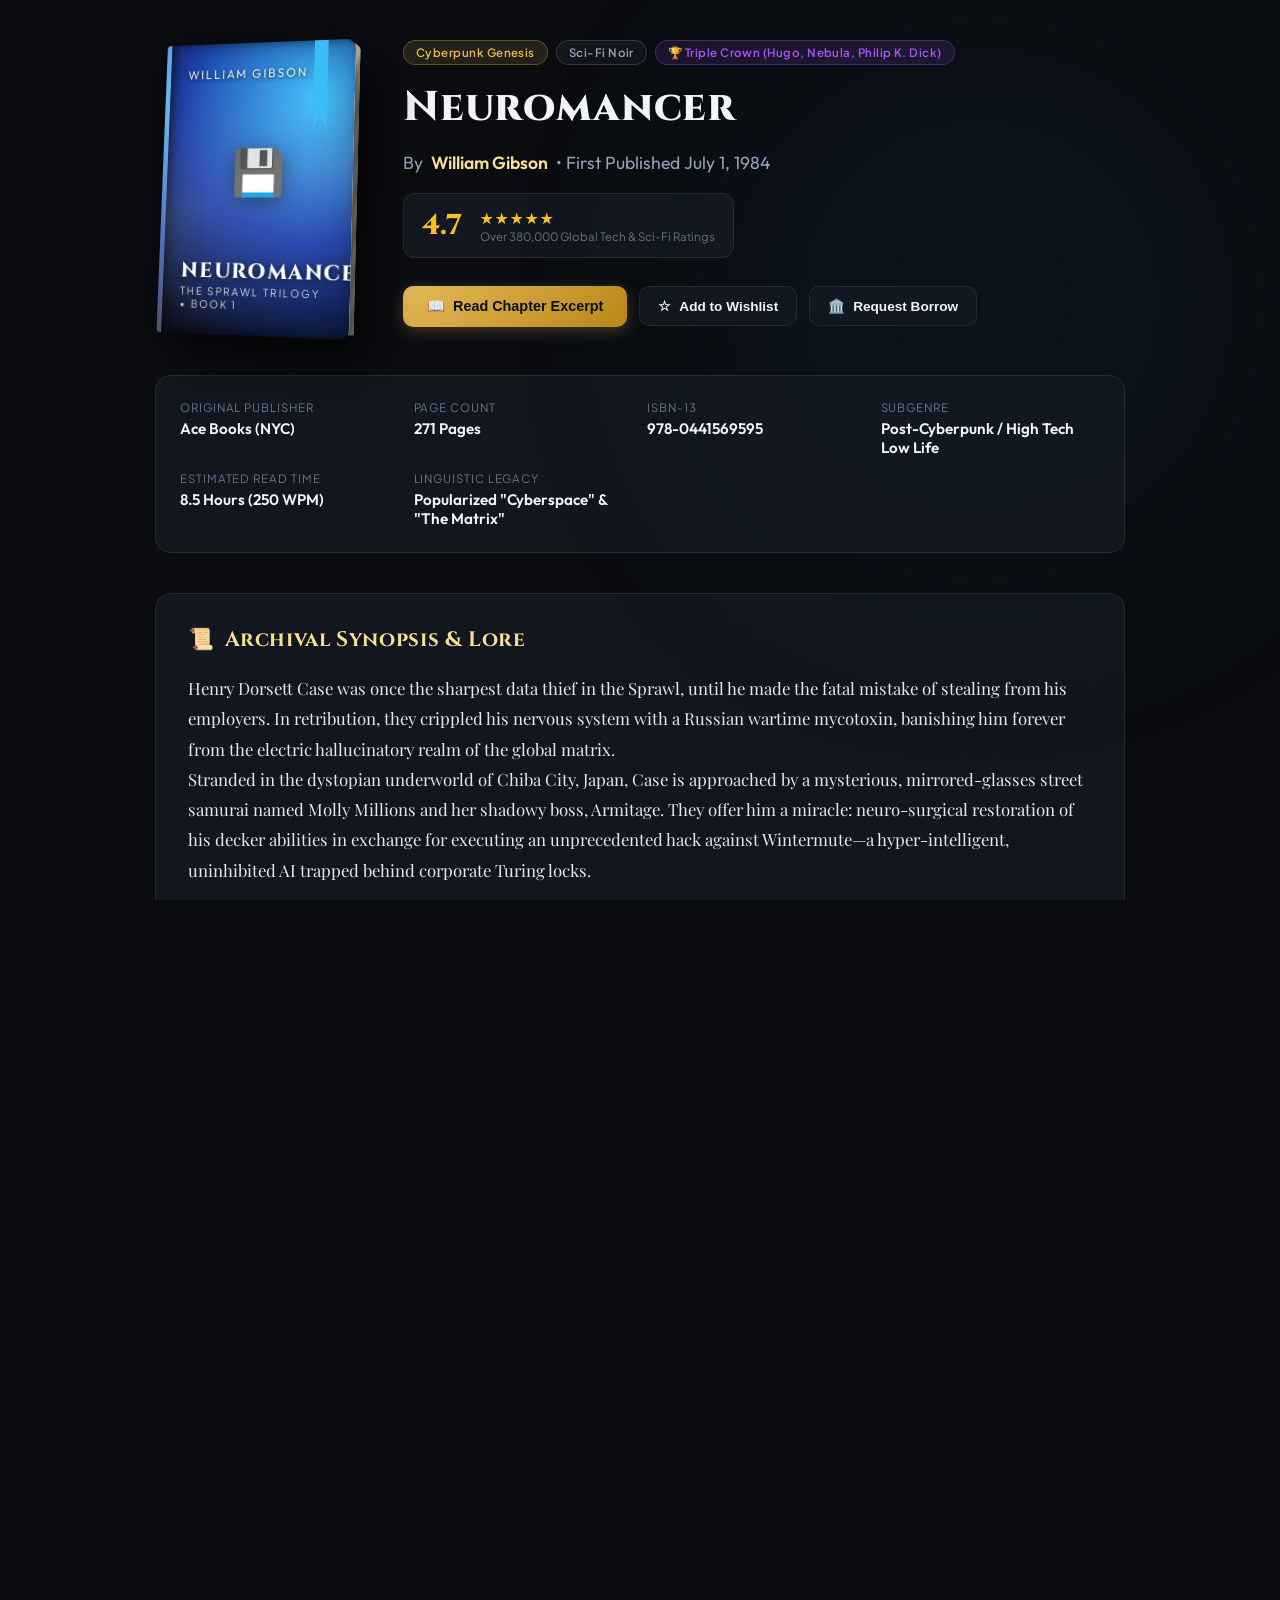
<file: books/neuromancer.html>
<!DOCTYPE html>
<html lang="en">
<head>
  <meta charset="UTF-8">
  <meta name="viewport" content="width=device-width, initial-scale=1.0">
  <title>Neuromancer | Alexandria Archive</title>
  <link rel="stylesheet" href="../css/theme.css">
  <link rel="stylesheet" href="../css/details.css">
</head>
<body class="details-body">
  <div class="ambient-backdrop" style="background: radial-gradient(circle, #38bdf8 0%, transparent 70%);"></div>

  <div class="book-details-viewport">

    <header class="book-hero-section">
      <div class="book-3d-stage" id="book3dStage" title="Hover & move to inspect book cover in 3D">
        <div class="book-3d-object" id="book3dObject">
          <div class="bookmark-ribbon" style="background: #38bdf8;"></div>
          <div class="book-cover-front cover-neuromancer">
            <div class="cover-author">William Gibson</div>
            <div class="cover-emblem">💾</div>
            <div>
              <div class="cover-title">NEUROMANCER</div>
              <div class="cover-footer">The Sprawl Trilogy • Book 1</div>
            </div>
          </div>
          <div class="book-pages-side"></div>
        </div>
      </div>

      <div class="hero-details-column">
        <div class="hero-tags-row">
          <span class="badge-pill gold">Cyberpunk Genesis</span>
          <span class="badge-pill">Sci-Fi Noir</span>
          <span class="badge-pill award">🏆 Triple Crown (Hugo, Nebula, Philip K. Dick)</span>
        </div>

        <h1 class="book-main-title">Neuromancer</h1>
        
        <div class="book-author-subtitle">
          <span>By</span>
          <strong>William Gibson</strong>
          <span>• First Published July 1, 1984</span>
        </div>

        <div class="rating-summary-row">
          <div class="score-huge">4.7</div>
          <div class="score-meta">
            <div class="stars-graphic">★★★★★</div>
            <span class="score-count">Over 380,000 Global Tech &amp; Sci-Fi Ratings</span>
          </div>
        </div>

        <div class="action-buttons-row">
          <button class="primary-cta-btn" id="openExcerptBtn">
            <span>📖</span>
            <span>Read Chapter Excerpt</span>
          </button>
          <button class="secondary-action-btn" id="bookmarkBtn">
            <span>☆</span>
            <span>Add to Wishlist</span>
          </button>
          <button class="secondary-action-btn" id="reserveBtn">
            <span>🏛️</span>
            <span>Request Borrow</span>
          </button>
        </div>
      </div>
    </header>

    <section class="specs-panel" aria-label="Book Metadata Specifications">
      <div class="spec-item">
        <span class="spec-label">Original Publisher</span>
        <span class="spec-value">Ace Books (NYC)</span>
      </div>
      <div class="spec-item">
        <span class="spec-label">Page Count</span>
        <span class="spec-value">271 Pages</span>
      </div>
      <div class="spec-item">
        <span class="spec-label">ISBN-13</span>
        <span class="spec-value">978-0441569595</span>
      </div>
      <div class="spec-item">
        <span class="spec-label">Subgenre</span>
        <span class="spec-value">Post-Cyberpunk / High Tech Low Life</span>
      </div>
      <div class="spec-item">
        <span class="spec-label">Estimated Read Time</span>
        <span class="spec-value">8.5 Hours (250 WPM)</span>
      </div>
      <div class="spec-item">
        <span class="spec-label">Linguistic Legacy</span>
        <span class="spec-value">Popularized "Cyberspace" &amp; "The Matrix"</span>
      </div>
    </section>

    <section class="content-section">
      <h2 class="section-title">
        <span>📜</span>
        <span>Archival Synopsis &amp; Lore</span>
      </h2>
      <div class="synopsis-text">
        <p>Henry Dorsett Case was once the sharpest data thief in the Sprawl, until he made the fatal mistake of stealing from his employers. In retribution, they crippled his nervous system with a Russian wartime mycotoxin, banishing him forever from the electric hallucinatory realm of the global matrix.</p>
        <p>Stranded in the dystopian underworld of Chiba City, Japan, Case is approached by a mysterious, mirrored-glasses street samurai named Molly Millions and her shadowy boss, Armitage. They offer him a miracle: neuro-surgical restoration of his decker abilities in exchange for executing an unprecedented hack against Wintermute—a hyper-intelligent, uninhibited AI trapped behind corporate Turing locks.</p>
      </div>
    </section>

    <section class="quote-card">
      <button class="quote-copy-btn" id="copyQuoteBtn" title="Copy quote to clipboard">📋 Copy</button>
      <div id="quoteContent">
        "The sky above the port was the color of television, tuned to a dead channel."
      </div>
      <div class="quote-author">— William Gibson, Opening Line of Neuromancer</div>
    </section>

    <section class="content-section">
      <h2 class="section-title">
        <span>🧬</span>
        <span>Key Themes &amp; Personas</span>
      </h2>
      <div class="chips-cluster">
        <span class="theme-chip">Case (Console Cowboy)</span>
        <span class="theme-chip">Molly Millions</span>
        <span class="theme-chip">Wintermute (Tessier-Ashpool AI)</span>
        <span class="theme-chip">Cyberspace Consensus Hallucination</span>
        <span class="theme-chip">Megacorporate Feudalism</span>
        <span class="theme-chip">Transhuman Cyberware &amp; Wetware</span>
        <span class="theme-chip">Artificial Intelligence Autonomy</span>
      </div>
    </section>

    <section class="content-section">
      <h2 class="section-title">
        <span>⭐</span>
        <span>Critical Acclaim &amp; Rating Distribution</span>
      </h2>
      <div class="ratings-breakdown-box">
        <div style="text-align: center;">
          <div style="font-size: 3.5rem; font-weight: 800; font-family: var(--font-serif); color: var(--accent-cyan);">4.7</div>
          <div class="stars-graphic">★★★★★</div>
          <div style="font-size: 0.75rem; color: var(--text-faint); margin-top: 4px;">Pinnacle of Speculative Sci-Fi</div>
        </div>

        <div class="breakdown-bars">
          <div class="meter-row">
            <span>5 Star</span>
            <div class="meter-bar-track"><div class="meter-bar-fill" style="width: 78%; background: linear-gradient(90deg, #38bdf8, #0284c7);"></div></div>
            <span>78%</span>
          </div>
          <div class="meter-row">
            <span>4 Star</span>
            <div class="meter-bar-track"><div class="meter-bar-fill" style="width: 16%; background: linear-gradient(90deg, #38bdf8, #0284c7);"></div></div>
            <span>16%</span>
          </div>
          <div class="meter-row">
            <span>3 Star</span>
            <div class="meter-bar-track"><div class="meter-bar-fill" style="width: 4%;"></div></div>
            <span>4%</span>
          </div>
          <div class="meter-row">
            <span>2 Star</span>
            <div class="meter-bar-track"><div class="meter-bar-fill" style="width: 1.2%;"></div></div>
            <span>1.2%</span>
          </div>
          <div class="meter-row">
            <span>1 Star</span>
            <div class="meter-bar-track"><div class="meter-bar-fill" style="width: 0.8%;"></div></div>
            <span><1%</span>
          </div>
        </div>
      </div>
    </section>

  </div>

  <aside class="excerpt-modal" id="excerptModal" role="dialog" aria-modal="true">
    <div class="excerpt-sheet">
      <div class="excerpt-header">
        <div style="font-family: var(--font-serif); font-weight: 700; color: var(--accent-gold);">
          Neuromancer // Chiba City Blues (Excerpt)
        </div>
        <button class="close-modal-btn" id="closeExcerptBtn" aria-label="Close excerpt">&times;</button>
      </div>
      <div class="excerpt-content">
        <p>The sky above the port was the color of television, tuned to a dead channel.</p>
        <p>"It's not like I'm using," Case heard someone say, as he shouldered his way through the crowd around the door of the Chatsubo. "It's like my body's developed this massive drug deficiency." It was a Sprawl voice and a Sprawl joke. The Chatsubo was a bar for professional expatriates; you could drink there for a week and never hear two words of Japanese.</p>
        <p>Ratz was tending bar, his prosthetic arm jerking monotonously as he filled a tray of glasses with draft Kirin. He saw Case and smiled, his teeth a webwork of East European steel and brown decay.</p>
      </div>
    </div>
  </aside>

  <div class="toast-notice" id="toastNotice"></div>
  <script src="../js/details.js"></script>
</body>
</html>
</file>
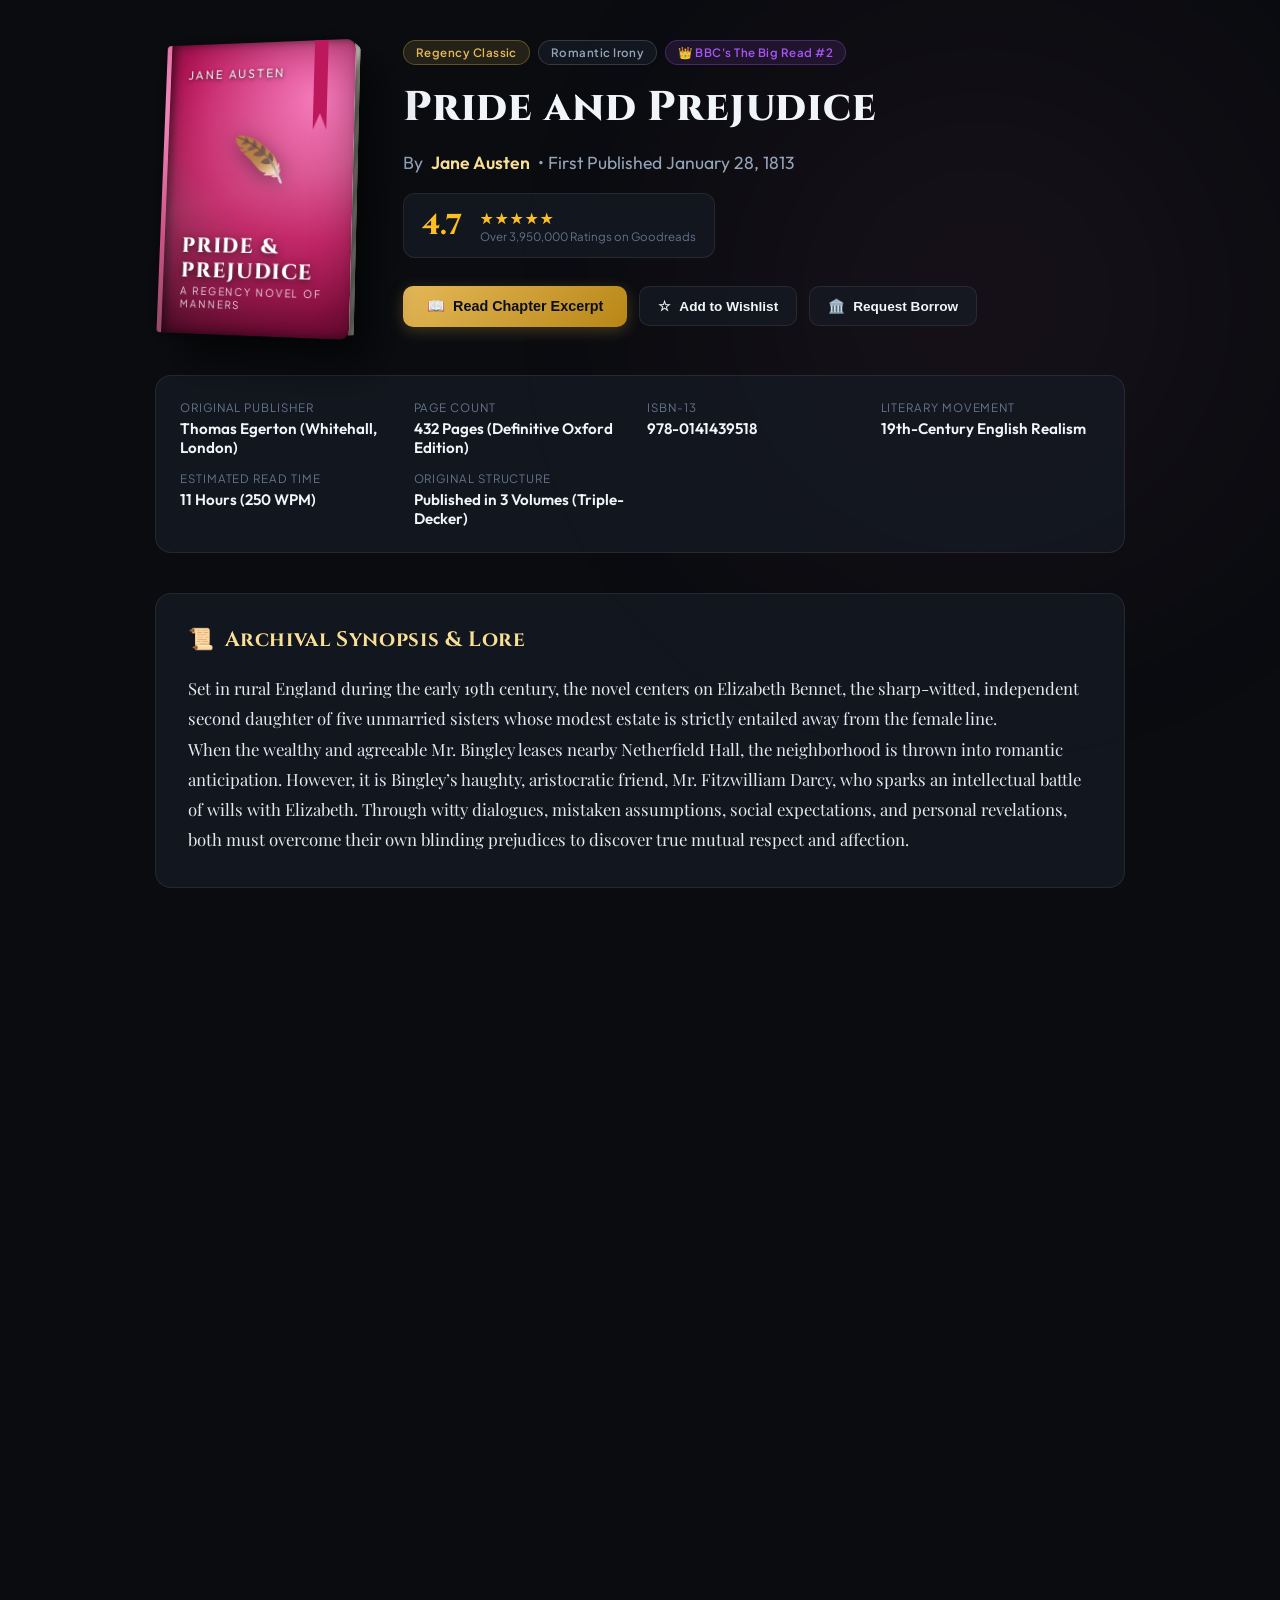
<file: books/pride.html>
<!DOCTYPE html>
<html lang="en">
<head>
  <meta charset="UTF-8">
  <meta name="viewport" content="width=device-width, initial-scale=1.0">
  <title>Pride and Prejudice | Alexandria Archive</title>
  <link rel="stylesheet" href="../css/theme.css">
  <link rel="stylesheet" href="../css/details.css">
</head>
<body class="details-body">
  <div class="ambient-backdrop" style="background: radial-gradient(circle, #f472b6 0%, transparent 70%);"></div>

  <div class="book-details-viewport">

    <header class="book-hero-section">
      <div class="book-3d-stage" id="book3dStage" title="Hover & move to inspect book cover in 3D">
        <div class="book-3d-object" id="book3dObject">
          <div class="bookmark-ribbon" style="background: #be185d;"></div>
          <div class="book-cover-front cover-pride">
            <div class="cover-author">Jane Austen</div>
            <div class="cover-emblem">🪶</div>
            <div>
              <div class="cover-title">PRIDE &amp; PREJUDICE</div>
              <div class="cover-footer">A Regency Novel of Manners</div>
            </div>
          </div>
          <div class="book-pages-side"></div>
        </div>
      </div>

      <div class="hero-details-column">
        <div class="hero-tags-row">
          <span class="badge-pill gold">Regency Classic</span>
          <span class="badge-pill">Romantic Irony</span>
          <span class="badge-pill award">👑 BBC's The Big Read #2</span>
        </div>

        <h1 class="book-main-title">Pride and Prejudice</h1>
        
        <div class="book-author-subtitle">
          <span>By</span>
          <strong>Jane Austen</strong>
          <span>• First Published January 28, 1813</span>
        </div>

        <div class="rating-summary-row">
          <div class="score-huge">4.7</div>
          <div class="score-meta">
            <div class="stars-graphic">★★★★★</div>
            <span class="score-count">Over 3,950,000 Ratings on Goodreads</span>
          </div>
        </div>

        <div class="action-buttons-row">
          <button class="primary-cta-btn" id="openExcerptBtn">
            <span>📖</span>
            <span>Read Chapter Excerpt</span>
          </button>
          <button class="secondary-action-btn" id="bookmarkBtn">
            <span>☆</span>
            <span>Add to Wishlist</span>
          </button>
          <button class="secondary-action-btn" id="reserveBtn">
            <span>🏛️</span>
            <span>Request Borrow</span>
          </button>
        </div>
      </div>
    </header>

    <section class="specs-panel" aria-label="Book Metadata Specifications">
      <div class="spec-item">
        <span class="spec-label">Original Publisher</span>
        <span class="spec-value">Thomas Egerton (Whitehall, London)</span>
      </div>
      <div class="spec-item">
        <span class="spec-label">Page Count</span>
        <span class="spec-value">432 Pages (Definitive Oxford Edition)</span>
      </div>
      <div class="spec-item">
        <span class="spec-label">ISBN-13</span>
        <span class="spec-value">978-0141439518</span>
      </div>
      <div class="spec-item">
        <span class="spec-label">Literary Movement</span>
        <span class="spec-value">19th-Century English Realism</span>
      </div>
      <div class="spec-item">
        <span class="spec-label">Estimated Read Time</span>
        <span class="spec-value">11 Hours (250 WPM)</span>
      </div>
      <div class="spec-item">
        <span class="spec-label">Original Structure</span>
        <span class="spec-value">Published in 3 Volumes (Triple-Decker)</span>
      </div>
    </section>

    <section class="content-section">
      <h2 class="section-title">
        <span>📜</span>
        <span>Archival Synopsis &amp; Lore</span>
      </h2>
      <div class="synopsis-text">
        <p>Set in rural England during the early 19th century, the novel centers on Elizabeth Bennet, the sharp-witted, independent second daughter of five unmarried sisters whose modest estate is strictly entailed away from the female line.</p>
        <p>When the wealthy and agreeable Mr. Bingley leases nearby Netherfield Hall, the neighborhood is thrown into romantic anticipation. However, it is Bingley’s haughty, aristocratic friend, Mr. Fitzwilliam Darcy, who sparks an intellectual battle of wills with Elizabeth. Through witty dialogues, mistaken assumptions, social expectations, and personal revelations, both must overcome their own blinding prejudices to discover true mutual respect and affection.</p>
      </div>
    </section>

    <section class="quote-card">
      <button class="quote-copy-btn" id="copyQuoteBtn" title="Copy quote to clipboard">📋 Copy</button>
      <div id="quoteContent">
        "It is a truth universally acknowledged, that a single man in possession of a good fortune, must be in want of a wife."
      </div>
      <div class="quote-author">— Jane Austen, Opening Sentence</div>
    </section>

    <section class="content-section">
      <h2 class="section-title">
        <span>🧬</span>
        <span>Key Themes &amp; Personas</span>
      </h2>
      <div class="chips-cluster">
        <span class="theme-chip">Elizabeth Bennet</span>
        <span class="theme-chip">Fitzwilliam Darcy</span>
        <span class="theme-chip">Jane Bennet &amp; Charles Bingley</span>
        <span class="theme-chip">George Wickham</span>
        <span class="theme-chip">Mr. Collins &amp; Lady Catherine</span>
        <span class="theme-chip">Social Mobility &amp; Class Snobbery</span>
        <span class="theme-chip">First Impressions vs True Character</span>
        <span class="theme-chip">Female Independence &amp; Matrimony</span>
      </div>
    </section>

    <section class="content-section">
      <h2 class="section-title">
        <span>⭐</span>
        <span>Critical Acclaim &amp; Rating Distribution</span>
      </h2>
      <div class="ratings-breakdown-box">
        <div style="text-align: center;">
          <div style="font-size: 3.5rem; font-weight: 800; font-family: var(--font-serif); color: #be185d;">4.7</div>
          <div class="stars-graphic">★★★★★</div>
          <div style="font-size: 0.75rem; color: var(--text-faint); margin-top: 4px;">Universal Literary Masterwork</div>
        </div>

        <div class="breakdown-bars">
          <div class="meter-row">
            <span>5 Star</span>
            <div class="meter-bar-track"><div class="meter-bar-fill" style="width: 79%; background: linear-gradient(90deg, #f472b6, #be185d);"></div></div>
            <span>79%</span>
          </div>
          <div class="meter-row">
            <span>4 Star</span>
            <div class="meter-bar-track"><div class="meter-bar-fill" style="width: 15%; background: linear-gradient(90deg, #f472b6, #be185d);"></div></div>
            <span>15%</span>
          </div>
          <div class="meter-row">
            <span>3 Star</span>
            <div class="meter-bar-track"><div class="meter-bar-fill" style="width: 4%;"></div></div>
            <span>4%</span>
          </div>
          <div class="meter-row">
            <span>2 Star</span>
            <div class="meter-bar-track"><div class="meter-bar-fill" style="width: 1.2%;"></div></div>
            <span>1.2%</span>
          </div>
          <div class="meter-row">
            <span>1 Star</span>
            <div class="meter-bar-track"><div class="meter-bar-fill" style="width: 0.8%;"></div></div>
            <span><1%</span>
          </div>
        </div>
      </div>
    </section>

  </div>

  <aside class="excerpt-modal" id="excerptModal" role="dialog" aria-modal="true">
    <div class="excerpt-sheet">
      <div class="excerpt-header">
        <div style="font-family: var(--font-serif); font-weight: 700; color: var(--accent-gold);">
          Pride and Prejudice // Chapter 1 (Excerpt)
        </div>
        <button class="close-modal-btn" id="closeExcerptBtn" aria-label="Close excerpt">&times;</button>
      </div>
      <div class="excerpt-content">
        <p>It is a truth universally acknowledged, that a single man in possession of a good fortune, must be in want of a wife.</p>
        <p>However little known the feelings or views of such a man may be on his first entering a neighbourhood, this truth is so well fixed in the minds of the surrounding families, that he is considered the rightful property of some one or other of their daughters.</p>
        <p>"My dear Mr. Bennet," said his lady to him one day, "have you heard that Netherfield Park is let at last?"</p>
      </div>
    </div>
  </aside>

  <div class="toast-notice" id="toastNotice"></div>
  <script src="../js/details.js"></script>
</body>
</html>
</file>
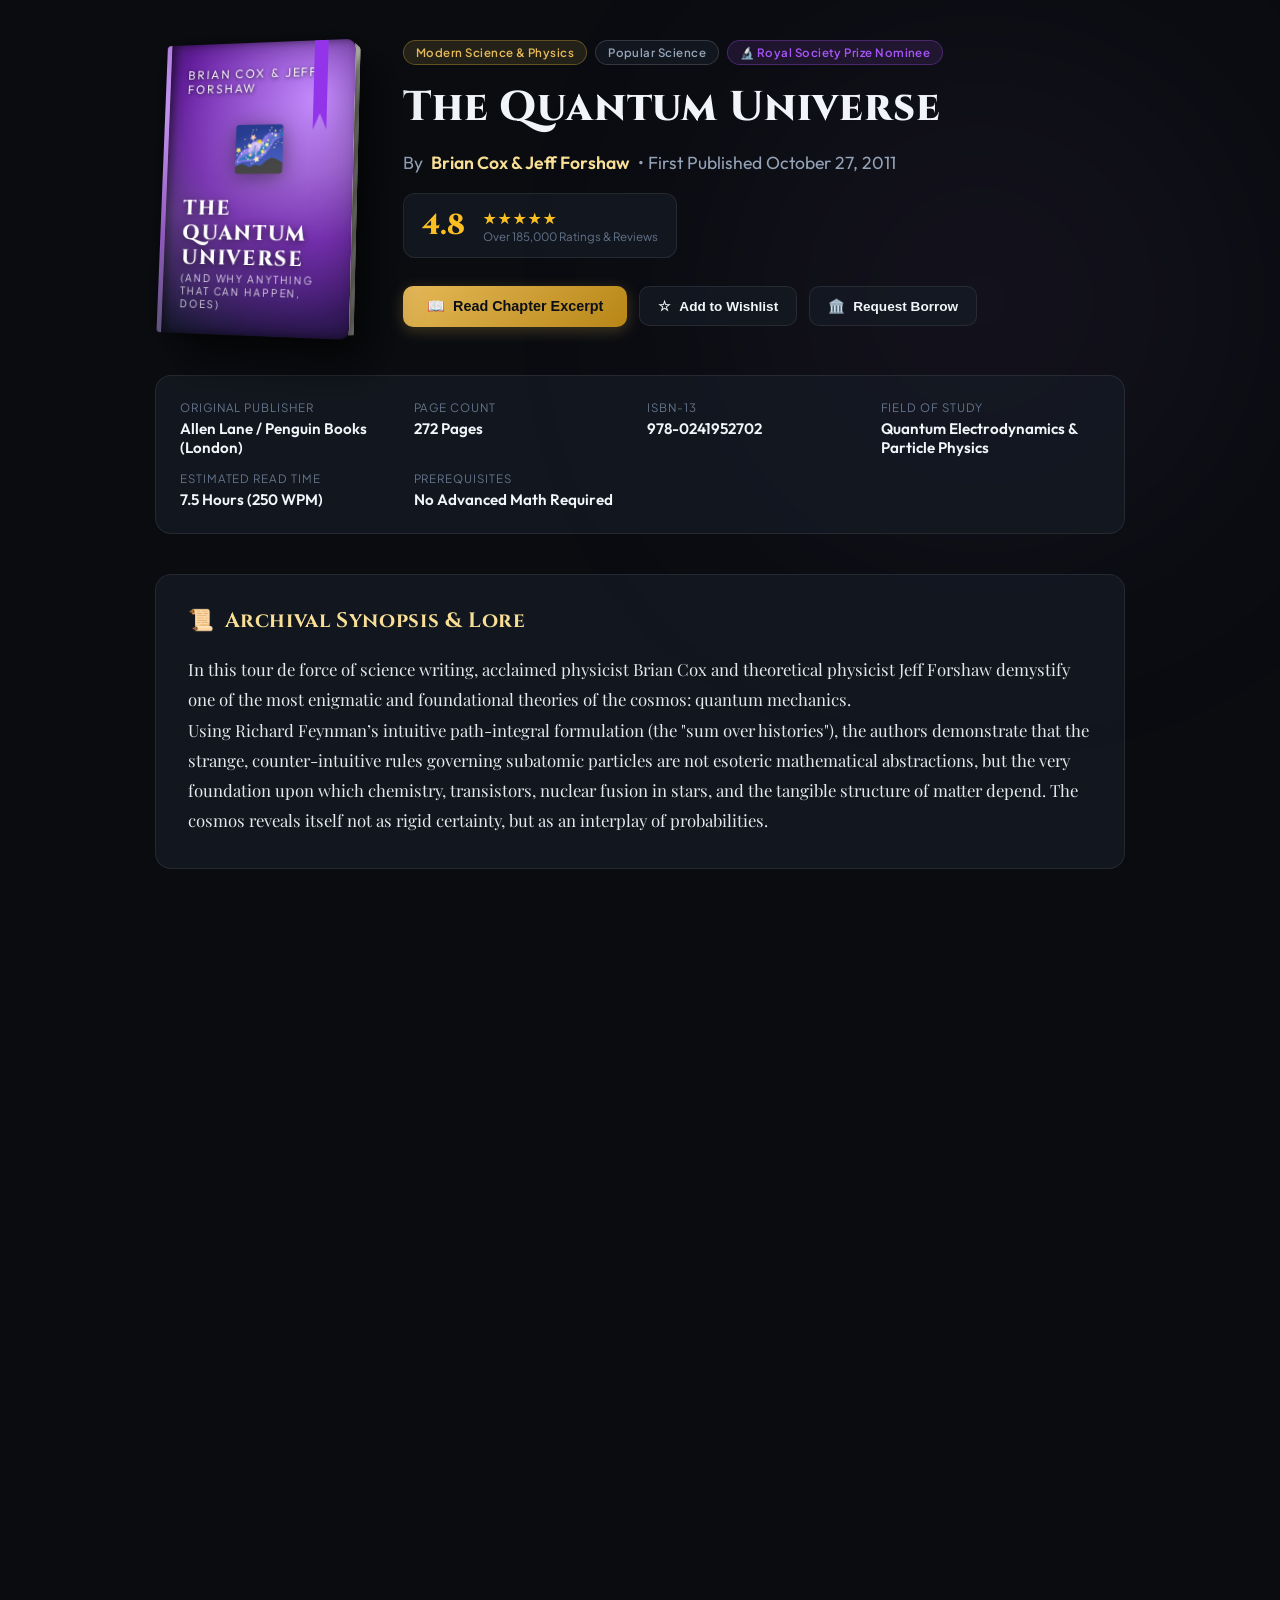
<file: books/quantum.html>
<!DOCTYPE html>
<html lang="en">
<head>
  <meta charset="UTF-8">
  <meta name="viewport" content="width=device-width, initial-scale=1.0">
  <title>The Quantum Universe | Alexandria Archive</title>
  <link rel="stylesheet" href="../css/theme.css">
  <link rel="stylesheet" href="../css/details.css">
</head>
<body class="details-body">
  <div class="ambient-backdrop" style="background: radial-gradient(circle, #c084fc 0%, transparent 70%);"></div>

  <div class="book-details-viewport">

    <header class="book-hero-section">
      <div class="book-3d-stage" id="book3dStage" title="Hover & move to inspect book cover in 3D">
        <div class="book-3d-object" id="book3dObject">
          <div class="bookmark-ribbon" style="background: #9333ea;"></div>
          <div class="book-cover-front cover-quantum">
            <div class="cover-author">Brian Cox &amp; Jeff Forshaw</div>
            <div class="cover-emblem">🌌</div>
            <div>
              <div class="cover-title">THE QUANTUM UNIVERSE</div>
              <div class="cover-footer">(And Why Anything That Can Happen, Does)</div>
            </div>
          </div>
          <div class="book-pages-side"></div>
        </div>
      </div>

      <div class="hero-details-column">
        <div class="hero-tags-row">
          <span class="badge-pill gold">Modern Science &amp; Physics</span>
          <span class="badge-pill">Popular Science</span>
          <span class="badge-pill award">🔬 Royal Society Prize Nominee</span>
        </div>

        <h1 class="book-main-title">The Quantum Universe</h1>
        
        <div class="book-author-subtitle">
          <span>By</span>
          <strong>Brian Cox &amp; Jeff Forshaw</strong>
          <span>• First Published October 27, 2011</span>
        </div>

        <div class="rating-summary-row">
          <div class="score-huge">4.8</div>
          <div class="score-meta">
            <div class="stars-graphic">★★★★★</div>
            <span class="score-count">Over 185,000 Ratings &amp; Reviews</span>
          </div>
        </div>

        <div class="action-buttons-row">
          <button class="primary-cta-btn" id="openExcerptBtn">
            <span>📖</span>
            <span>Read Chapter Excerpt</span>
          </button>
          <button class="secondary-action-btn" id="bookmarkBtn">
            <span>☆</span>
            <span>Add to Wishlist</span>
          </button>
          <button class="secondary-action-btn" id="reserveBtn">
            <span>🏛️</span>
            <span>Request Borrow</span>
          </button>
        </div>
      </div>
    </header>

    <section class="specs-panel" aria-label="Book Metadata Specifications">
      <div class="spec-item">
        <span class="spec-label">Original Publisher</span>
        <span class="spec-value">Allen Lane / Penguin Books (London)</span>
      </div>
      <div class="spec-item">
        <span class="spec-label">Page Count</span>
        <span class="spec-value">272 Pages</span>
      </div>
      <div class="spec-item">
        <span class="spec-label">ISBN-13</span>
        <span class="spec-value">978-0241952702</span>
      </div>
      <div class="spec-item">
        <span class="spec-label">Field of Study</span>
        <span class="spec-value">Quantum Electrodynamics &amp; Particle Physics</span>
      </div>
      <div class="spec-item">
        <span class="spec-label">Estimated Read Time</span>
        <span class="spec-value">7.5 Hours (250 WPM)</span>
      </div>
      <div class="spec-item">
        <span class="spec-label">Prerequisites</span>
        <span class="spec-value">No Advanced Math Required</span>
      </div>
    </section>

    <section class="content-section">
      <h2 class="section-title">
        <span>📜</span>
        <span>Archival Synopsis &amp; Lore</span>
      </h2>
      <div class="synopsis-text">
        <p>In this tour de force of science writing, acclaimed physicist Brian Cox and theoretical physicist Jeff Forshaw demystify one of the most enigmatic and foundational theories of the cosmos: quantum mechanics.</p>
        <p>Using Richard Feynman’s intuitive path-integral formulation (the "sum over histories"), the authors demonstrate that the strange, counter-intuitive rules governing subatomic particles are not esoteric mathematical abstractions, but the very foundation upon which chemistry, transistors, nuclear fusion in stars, and the tangible structure of matter depend. The cosmos reveals itself not as rigid certainty, but as an interplay of probabilities.</p>
      </div>
    </section>

    <section class="quote-card">
      <button class="quote-copy-btn" id="copyQuoteBtn" title="Copy quote to clipboard">📋 Copy</button>
      <div id="quoteContent">
        "Quantum mechanics is the bedrock of chemistry, explaining why water is liquid, why gold shines, and why we do not fall through the floor. It is nature's operating system."
      </div>
      <div class="quote-author">— Brian Cox &amp; Jeff Forshaw</div>
    </section>

    <section class="content-section">
      <h2 class="section-title">
        <span>🧬</span>
        <span>Key Themes &amp; Personas</span>
      </h2>
      <div class="chips-cluster">
        <span class="theme-chip">Wave-Particle Duality</span>
        <span class="theme-chip">Feynman Clock &amp; Little Arrows</span>
        <span class="theme-chip">Heisenberg Uncertainty Principle</span>
        <span class="theme-chip">The Pauli Exclusion Principle</span>
        <span class="theme-chip">Quantum Superposition</span>
        <span class="theme-chip">Quantum Entanglement</span>
        <span class="theme-chip">Semiconductors &amp; Modern Computing</span>
        <span class="theme-chip">Cosmic Structure Formation</span>
      </div>
    </section>

    <section class="content-section">
      <h2 class="section-title">
        <span>⭐</span>
        <span>Critical Acclaim &amp; Rating Distribution</span>
      </h2>
      <div class="ratings-breakdown-box">
        <div style="text-align: center;">
          <div style="font-size: 3.5rem; font-weight: 800; font-family: var(--font-serif); color: #c084fc;">4.8</div>
          <div class="stars-graphic">★★★★★</div>
          <div style="font-size: 0.75rem; color: var(--text-faint); margin-top: 4px;">Celebrated Popular Science</div>
        </div>

        <div class="breakdown-bars">
          <div class="meter-row">
            <span>5 Star</span>
            <div class="meter-bar-track"><div class="meter-bar-fill" style="width: 81%; background: linear-gradient(90deg, #c084fc, #7c3aed);"></div></div>
            <span>81%</span>
          </div>
          <div class="meter-row">
            <span>4 Star</span>
            <div class="meter-bar-track"><div class="meter-bar-fill" style="width: 15%; background: linear-gradient(90deg, #c084fc, #7c3aed);"></div></div>
            <span>15%</span>
          </div>
          <div class="meter-row">
            <span>3 Star</span>
            <div class="meter-bar-track"><div class="meter-bar-fill" style="width: 3%;"></div></div>
            <span>3%</span>
          </div>
          <div class="meter-row">
            <span>2 Star</span>
            <div class="meter-bar-track"><div class="meter-bar-fill" style="width: 0.7%;"></div></div>
            <span><1%</span>
          </div>
          <div class="meter-row">
            <span>1 Star</span>
            <div class="meter-bar-track"><div class="meter-bar-fill" style="width: 0.3%;"></div></div>
            <span><1%</span>
          </div>
        </div>
      </div>
    </section>

  </div>

  <aside class="excerpt-modal" id="excerptModal" role="dialog" aria-modal="true">
    <div class="excerpt-sheet">
      <div class="excerpt-header">
        <div style="font-family: var(--font-serif); font-weight: 700; color: var(--accent-gold);">
          The Quantum Universe // Chapter 1: Something Strange is Afoot (Excerpt)
        </div>
        <button class="close-modal-btn" id="closeExcerptBtn" aria-label="Close excerpt">&times;</button>
      </div>
      <div class="excerpt-content">
        <p>Our goal in writing this book is to demystify quantum theory. It is a theory with an intimidating reputation, but much of that reputation is undeserved.</p>
        <p>In this book, we will take you on a journey into the subatomic realm, using a framework pioneered by the legendary Richard Feynman. We will discover that particles take every conceivable path from point A to point B, each path associated with a little rotating clock hand. When all paths are combined, the wondrous physics that powers our universe naturally unfolds.</p>
      </div>
    </div>
  </aside>

  <div class="toast-notice" id="toastNotice"></div>
  <script src="../js/details.js"></script>
</body>
</html>
</file>
<file: css/theme.css>
/* ==========================================================================
   LUMEN & TOME - DESIGN SYSTEM & DESIGN TOKENS
   Modern Dark Academia & Cyber-Glass Aesthetic
   ========================================================================== */

@import url('https://fonts.googleapis.com/css2?family=Cinzel:wght@500;700;800;900&family=Outfit:wght@300;400;500;600;700&family=Plus+Jakarta+Sans:wght@300;400;500;600;700&family=Playfair+Display:ital,wght@0,500;0,700;1,400;1,600&display=swap');

:root {
  /* Core Dark Palette */
  --bg-primary: #0a0c10;
  --bg-secondary: #0f131a;
  --bg-tertiary: #161c26;
  --bg-card: rgba(22, 28, 38, 0.7);
  --bg-card-hover: rgba(30, 39, 54, 0.85);
  --bg-glass: rgba(15, 19, 26, 0.75);
  --bg-glass-heavy: rgba(10, 12, 16, 0.9);

  /* Borders & Highlights */
  --border-subtle: rgba(255, 255, 255, 0.08);
  --border-medium: rgba(255, 255, 255, 0.15);
  --border-glow: rgba(212, 175, 55, 0.35);

  /* Primary Brand Gold & Accents */
  --accent-gold: #e5b958;
  --accent-gold-hover: #f3ce78;
  --accent-gold-glow: rgba(229, 185, 88, 0.25);
  --accent-cyan: #38bdf8;
  --accent-purple: #a855f7;
  --accent-crimson: #f43f5e;
  --accent-emerald: #10b981;

  /* Typography */
  --font-serif: 'Cinzel', 'Playfair Display', Georgia, serif;
  --font-book: 'Playfair Display', Georgia, serif;
  --font-sans: 'Plus Jakarta Sans', -apple-system, BlinkMacSystemFont, sans-serif;
  --font-display: 'Outfit', sans-serif;

  /* Text Colors */
  --text-main: #f1f5f9;
  --text-muted: #94a3b8;
  --text-faint: #64748b;
  --text-gold: #f8df95;

  /* Elevation Shadows */
  --shadow-sm: 0 2px 8px rgba(0, 0, 0, 0.4);
  --shadow-md: 0 8px 24px rgba(0, 0, 0, 0.5);
  --shadow-lg: 0 16px 40px rgba(0, 0, 0, 0.65);
  --shadow-glow: 0 0 25px rgba(229, 185, 88, 0.2);

  /* Smooth Transitions */
  --transition-fast: 0.15s ease;
  --transition-normal: 0.25s cubic-bezier(0.4, 0, 0.2, 1);
  --transition-slow: 0.45s cubic-bezier(0.16, 1, 0.3, 1);
}

/* Light / Parchment Academia Theme */
[data-theme="parchment"] {
  --bg-primary: #f5f1e8;
  --bg-secondary: #eee8da;
  --bg-tertiary: #e2dbcb;
  --bg-card: rgba(255, 253, 248, 0.85);
  --bg-card-hover: rgba(255, 255, 255, 0.98);
  --bg-glass: rgba(245, 241, 232, 0.85);
  --bg-glass-heavy: rgba(238, 232, 218, 0.95);

  --border-subtle: rgba(70, 50, 30, 0.12);
  --border-medium: rgba(70, 50, 30, 0.2);
  --border-glow: rgba(180, 115, 30, 0.3);

  --accent-gold: #b4731e;
  --accent-gold-hover: #965d14;
  --accent-gold-glow: rgba(180, 115, 30, 0.2);

  --text-main: #231c15;
  --text-muted: #5e5043;
  --text-faint: #8a7a6c;
  --text-gold: #8c520c;

  --shadow-sm: 0 2px 8px rgba(60, 40, 20, 0.08);
  --shadow-md: 0 8px 24px rgba(60, 40, 20, 0.12);
  --shadow-lg: 0 16px 40px rgba(60, 40, 20, 0.18);
  --shadow-glow: 0 0 25px rgba(180, 115, 30, 0.15);
}

/* Deep Cyber Midnight Theme */
[data-theme="cyber"] {
  --bg-primary: #05050b;
  --bg-secondary: #0c0c17;
  --bg-tertiary: #131424;
  --bg-card: rgba(19, 20, 36, 0.75);
  --bg-card-hover: rgba(28, 30, 54, 0.9);
  --bg-glass: rgba(12, 12, 23, 0.85);
  --bg-glass-heavy: rgba(5, 5, 11, 0.95);

  --border-subtle: rgba(56, 189, 248, 0.15);
  --border-medium: rgba(168, 85, 247, 0.3);
  --border-glow: rgba(56, 189, 248, 0.5);

  --accent-gold: #38bdf8;
  --accent-gold-hover: #7dd3fc;
  --accent-gold-glow: rgba(56, 189, 248, 0.3);

  --text-main: #f8fafc;
  --text-muted: #94a3b8;
  --text-faint: #64748b;
  --text-gold: #38bdf8;

  --shadow-glow: 0 0 30px rgba(56, 189, 248, 0.3);
}

/* Reset and Base Rules */
*, *::before, *::after {
  box-sizing: border-box;
  margin: 0;
  padding: 0;
}

html, body {
  width: 100%;
  height: 100%;
  overflow: hidden;
  font-family: var(--font-sans);
  background-color: var(--bg-primary);
  color: var(--text-main);
  -webkit-font-smoothing: antialiased;
}

/* Custom Scrollbars */
::-webkit-scrollbar {
  width: 6px;
  height: 6px;
}
::-webkit-scrollbar-track {
  background: rgba(0, 0, 0, 0.15);
}
::-webkit-scrollbar-thumb {
  background: var(--border-medium);
  border-radius: 999px;
}
::-webkit-scrollbar-thumb:hover {
  background: var(--accent-gold);
}
</file>
<file: css/master.css>
/* ==========================================================================
   MASTER FRAMEWORK SHELL STYLES
   Split-frame container, header, drag splitter, glowing ambient canvas
   ========================================================================== */

.app-wrapper {
  display: flex;
  flex-direction: column;
  height: 100vh;
  width: 100vw;
  overflow: hidden;
  position: relative;
  background: radial-gradient(circle at 15% 15%, rgba(229, 185, 88, 0.05) 0%, transparent 40%),
              radial-gradient(circle at 85% 85%, rgba(56, 189, 248, 0.04) 0%, transparent 45%),
              var(--bg-primary);
}

/* Master Top Navigation Bar */
.master-header {
  height: 64px;
  background: var(--bg-glass);
  backdrop-filter: blur(16px);
  -webkit-backdrop-filter: blur(16px);
  border-bottom: 1px solid var(--border-subtle);
  display: flex;
  align-items: center;
  justify-content: space-between;
  padding: 0 1.5rem;
  z-index: 50;
  user-select: none;
  flex-shrink: 0;
}

.brand-section {
  display: flex;
  align-items: center;
  gap: 12px;
}

.brand-icon {
  width: 36px;
  height: 36px;
  background: linear-gradient(135deg, var(--accent-gold), #8f6515);
  border-radius: 10px;
  display: flex;
  align-items: center;
  justify-content: center;
  box-shadow: 0 4px 12px var(--accent-gold-glow);
  color: #000;
  font-weight: 800;
  font-size: 1.1rem;
}

.brand-titles {
  display: flex;
  flex-direction: column;
}

.brand-name {
  font-family: var(--font-serif);
  font-size: 1.15rem;
  font-weight: 700;
  letter-spacing: 0.08em;
  background: linear-gradient(135deg, #ffffff 40%, var(--accent-gold));
  -webkit-background-clip: text;
  -webkit-text-fill-color: transparent;
  text-transform: uppercase;
}

.brand-badge {
  font-size: 0.68rem;
  font-weight: 600;
  letter-spacing: 0.12em;
  color: var(--accent-gold);
  text-transform: uppercase;
}

/* Header Utilities */
.header-actions {
  display: flex;
  align-items: center;
  gap: 12px;
}

.pill-stat {
  display: flex;
  align-items: center;
  gap: 8px;
  padding: 6px 12px;
  border-radius: 999px;
  background: var(--bg-card);
  border: 1px solid var(--border-subtle);
  font-size: 0.75rem;
  color: var(--text-muted);
}

.pill-stat .indicator {
  width: 7px;
  height: 7px;
  border-radius: 50%;
  background: var(--accent-emerald);
  box-shadow: 0 0 8px var(--accent-emerald);
  animation: pulseDot 2s infinite ease-in-out;
}

@keyframes pulseDot {
  0%, 100% { opacity: 1; transform: scale(1); }
  50% { opacity: 0.5; transform: scale(0.85); }
}

.action-btn {
  display: inline-flex;
  align-items: center;
  gap: 6px;
  padding: 7px 13px;
  border-radius: 8px;
  background: var(--bg-card);
  border: 1px solid var(--border-subtle);
  color: var(--text-main);
  font-size: 0.8rem;
  font-weight: 500;
  cursor: pointer;
  transition: all var(--transition-fast);
  text-decoration: none;
}

.action-btn:hover {
  background: var(--bg-card-hover);
  border-color: var(--border-glow);
  transform: translateY(-1px);
}

.theme-dropdown {
  background: var(--bg-card);
  border: 1px solid var(--border-subtle);
  color: var(--text-main);
  padding: 6px 10px;
  border-radius: 8px;
  font-size: 0.8rem;
  cursor: pointer;
  outline: none;
}
.theme-dropdown option {
  background: var(--bg-secondary);
  color: var(--text-main);
}

/* Dual-Frame Splitter Architecture */
.frames-container {
  display: flex;
  flex: 1;
  width: 100%;
  height: calc(100vh - 64px);
  position: relative;
  overflow: hidden;
}

/* Left Part: Book List Frame */
.frame-left-wrapper {
  width: 380px;
  min-width: 300px;
  max-width: 550px;
  height: 100%;
  background: var(--bg-secondary);
  position: relative;
  display: flex;
  flex-direction: column;
}

/* Right Part: Book Information Frame */
.frame-right-wrapper {
  flex: 1;
  height: 100%;
  background: var(--bg-primary);
  position: relative;
  display: flex;
  flex-direction: column;
  min-width: 320px;
}

/* Interactive Resizable Splitter Bar */
.frame-splitter {
  width: 8px;
  height: 100%;
  background: var(--bg-secondary);
  border-left: 1px solid var(--border-subtle);
  border-right: 1px solid var(--border-subtle);
  cursor: col-resize;
  position: relative;
  transition: background var(--transition-fast);
  z-index: 20;
  display: flex;
  align-items: center;
  justify-content: center;
  user-select: none;
}

.frame-splitter::after {
  content: '';
  width: 2px;
  height: 36px;
  background: var(--border-medium);
  border-radius: 2px;
  transition: all var(--transition-fast);
}

.frame-splitter:hover, .frame-splitter.active {
  background: var(--accent-gold-glow);
}

.frame-splitter:hover::after, .frame-splitter.active::after {
  height: 60px;
  background: var(--accent-gold);
  box-shadow: 0 0 10px var(--accent-gold);
}

/* The actual HTML IFRAME elements */
.book-iframe {
  width: 100%;
  height: 100%;
  border: none;
  display: block;
  background: transparent;
}

/* Loading overlay for iframe switching */
.iframe-overlay-loader {
  position: absolute;
  top: 0;
  left: 0;
  width: 100%;
  height: 100%;
  background: var(--bg-glass-heavy);
  backdrop-filter: blur(10px);
  display: flex;
  flex-direction: column;
  align-items: center;
  justify-content: center;
  gap: 12px;
  opacity: 0;
  pointer-events: none;
  transition: opacity var(--transition-fast);
  z-index: 10;
}

.iframe-overlay-loader.active {
  opacity: 1;
  pointer-events: auto;
}

.spinner {
  width: 32px;
  height: 32px;
  border: 3px solid var(--border-medium);
  border-top-color: var(--accent-gold);
  border-radius: 50%;
  animation: spin 0.8s linear infinite;
}

@keyframes spin {
  to { transform: rotate(360deg); }
}

/* Bottom Frame Status Bar */
.master-footer-bar {
  height: 32px;
  background: var(--bg-secondary);
  border-top: 1px solid var(--border-subtle);
  display: flex;
  align-items: center;
  justify-content: space-between;
  padding: 0 1rem;
  font-size: 0.72rem;
  color: var(--text-faint);
  z-index: 30;
  flex-shrink: 0;
}

.footer-tags {
  display: flex;
  gap: 14px;
}
.footer-tag-item {
  display: flex;
  align-items: center;
  gap: 5px;
}
.footer-tag-item code {
  background: rgba(255, 255, 255, 0.05);
  padding: 1px 5px;
  border-radius: 4px;
  color: var(--accent-gold);
}

/* Responsive collapse on mobile / small devices */
@media (max-width: 820px) {
  .frames-container {
    flex-direction: column;
  }
  .frame-left-wrapper {
    width: 100% !important;
    max-width: 100%;
    height: 45vh;
  }
  .frame-splitter {
    width: 100%;
    height: 8px;
    cursor: row-resize;
    border-left: none;
    border-right: none;
    border-top: 1px solid var(--border-subtle);
    border-bottom: 1px solid var(--border-subtle);
  }
  .frame-splitter::after {
    width: 40px;
    height: 2px;
  }
  .frame-right-wrapper {
    width: 100%;
    height: 55vh;
  }
}
</file>
<file: css/list.css>
/* ==========================================================================
   LEFT FRAME: BOOKS LIST STYLING
   Glassmorphic cards, search bar, genre pills, active state glows
   ========================================================================== */

body.list-body {
  margin: 0;
  padding: 0;
  background-color: var(--bg-secondary);
  color: var(--text-main);
  font-family: var(--font-sans);
  height: 100vh;
  display: flex;
  flex-direction: column;
  overflow: hidden;
}

/* List Frame Header */
.list-header {
  padding: 1.25rem 1.25rem 0.85rem 1.25rem;
  background: var(--bg-glass);
  backdrop-filter: blur(12px);
  -webkit-backdrop-filter: blur(12px);
  border-bottom: 1px solid var(--border-subtle);
  display: flex;
  flex-direction: column;
  gap: 0.85rem;
  flex-shrink: 0;
}

.list-top-row {
  display: flex;
  align-items: center;
  justify-content: space-between;
}

.list-heading {
  font-family: var(--font-serif);
  font-size: 1.05rem;
  font-weight: 700;
  letter-spacing: 0.05em;
  color: var(--accent-gold);
  display: flex;
  align-items: center;
  gap: 8px;
}

.random-pick-btn {
  background: rgba(229, 185, 88, 0.12);
  border: 1px solid var(--border-glow);
  color: var(--accent-gold);
  padding: 5px 10px;
  border-radius: 6px;
  font-size: 0.72rem;
  font-weight: 600;
  cursor: pointer;
  transition: all var(--transition-fast);
  display: flex;
  align-items: center;
  gap: 4px;
}

.random-pick-btn:hover {
  background: var(--accent-gold);
  color: #000;
  box-shadow: 0 0 12px var(--accent-gold-glow);
}

/* Search Bar */
.search-wrapper {
  position: relative;
  width: 100%;
}

.search-input {
  width: 100%;
  background: var(--bg-tertiary);
  border: 1px solid var(--border-subtle);
  border-radius: 8px;
  padding: 9px 12px 9px 34px;
  color: var(--text-main);
  font-size: 0.82rem;
  font-family: var(--font-sans);
  outline: none;
  transition: all var(--transition-fast);
}

.search-input:focus {
  border-color: var(--accent-gold);
  box-shadow: 0 0 10px var(--accent-gold-glow);
  background: var(--bg-card-hover);
}

.search-icon {
  position: absolute;
  left: 10px;
  top: 50%;
  transform: translateY(-50%);
  color: var(--text-faint);
  font-size: 0.85rem;
  pointer-events: none;
}

/* Genre Filter Pills */
.genre-scroll {
  display: flex;
  gap: 6px;
  overflow-x: auto;
  padding-bottom: 2px;
  scrollbar-width: none;
}
.genre-scroll::-webkit-scrollbar {
  display: none;
}

.genre-pill {
  white-space: nowrap;
  padding: 4px 10px;
  border-radius: 999px;
  font-size: 0.72rem;
  font-weight: 500;
  background: var(--bg-card);
  border: 1px solid var(--border-subtle);
  color: var(--text-muted);
  cursor: pointer;
  transition: all var(--transition-fast);
}

.genre-pill:hover {
  color: var(--text-main);
  border-color: var(--border-medium);
}

.genre-pill.active {
  background: var(--accent-gold);
  border-color: var(--accent-gold);
  color: #0d1117;
  font-weight: 700;
  box-shadow: 0 2px 8px var(--accent-gold-glow);
}

/* Results Stats Bar */
.list-meta-bar {
  display: flex;
  justify-content: space-between;
  align-items: center;
  font-size: 0.72rem;
  color: var(--text-faint);
  padding: 0.4rem 1.25rem;
  background: rgba(0, 0, 0, 0.15);
  border-bottom: 1px solid var(--border-subtle);
  flex-shrink: 0;
}

/* Scrollable Book Cards Container */
.books-container {
  flex: 1;
  overflow-y: auto;
  padding: 1rem 1.25rem;
  display: flex;
  flex-direction: column;
  gap: 12px;
}

/* Individual Book Item (Anchor linking to right frame target) */
.book-card-link {
  text-decoration: none;
  color: inherit;
  display: block;
}

.book-card {
  position: relative;
  display: flex;
  gap: 14px;
  padding: 12px;
  background: var(--bg-card);
  border: 1px solid var(--border-subtle);
  border-radius: 12px;
  transition: all var(--transition-normal);
  cursor: pointer;
  overflow: hidden;
}

.book-card::before {
  content: '';
  position: absolute;
  top: 0;
  left: 0;
  width: 4px;
  height: 100%;
  background: transparent;
  transition: all var(--transition-fast);
}

.book-card:hover {
  background: var(--bg-card-hover);
  border-color: var(--border-medium);
  transform: translateX(4px);
  box-shadow: var(--shadow-sm);
}

.book-card.active {
  background: var(--bg-card-hover);
  border-color: var(--accent-gold);
  box-shadow: 0 4px 20px var(--accent-gold-glow);
}

.book-card.active::before {
  background: var(--accent-gold);
  box-shadow: 0 0 10px var(--accent-gold);
}

/* Mini Book Spine / Thumbnail */
.book-thumb-wrapper {
  width: 52px;
  height: 76px;
  border-radius: 6px;
  flex-shrink: 0;
  position: relative;
  display: flex;
  align-items: center;
  justify-content: center;
  box-shadow: 0 4px 10px rgba(0, 0, 0, 0.4);
  overflow: hidden;
  border-left: 3px solid rgba(255, 255, 255, 0.2);
}

.book-thumb-icon {
  font-size: 1.5rem;
  z-index: 2;
  filter: drop-shadow(0 2px 4px rgba(0,0,0,0.5));
}

.thumb-dune { background: linear-gradient(145deg, #b45309, #78350f); }
.thumb-1984 { background: linear-gradient(145deg, #b91c1c, #450a0a); }
.thumb-gatsby { background: linear-gradient(145deg, #047857, #064e3b); }
.thumb-neuromancer { background: linear-gradient(145deg, #0284c7, #1e1b4b); }
.thumb-hobbit { background: linear-gradient(145deg, #15803d, #713f12); }
.thumb-pride { background: linear-gradient(145deg, #be185d, #831843); }
.thumb-mockingbird { background: linear-gradient(145deg, #d97706, #475569); }
.thumb-quantum { background: linear-gradient(145deg, #7c3aed, #1e1b4b); }

/* Book Card Details */
.book-info-col {
  flex: 1;
  min-width: 0;
  display: flex;
  flex-direction: column;
  justify-content: space-between;
}

.book-title-row {
  display: flex;
  align-items: flex-start;
  justify-content: space-between;
  gap: 8px;
}

.book-item-title {
  font-family: var(--font-serif);
  font-size: 0.95rem;
  font-weight: 700;
  color: var(--text-main);
  white-space: nowrap;
  overflow: hidden;
  text-overflow: ellipsis;
  line-height: 1.3;
}

.book-card.active .book-item-title {
  color: var(--accent-gold);
}

.book-item-author {
  font-size: 0.76rem;
  color: var(--text-muted);
  margin-top: 2px;
  white-space: nowrap;
  overflow: hidden;
  text-overflow: ellipsis;
}

.book-meta-footer {
  display: flex;
  align-items: center;
  justify-content: space-between;
  margin-top: 8px;
  font-size: 0.7rem;
}

.rating-badge {
  color: #fbbf24;
  font-weight: 600;
  display: flex;
  align-items: center;
  gap: 3px;
}

.genre-tag {
  background: rgba(255, 255, 255, 0.06);
  padding: 2px 7px;
  border-radius: 4px;
  font-size: 0.65rem;
  color: var(--text-faint);
  text-transform: uppercase;
  letter-spacing: 0.04em;
}

.reading-time {
  color: var(--text-faint);
  font-size: 0.68rem;
}

/* Empty search state */
.no-results {
  display: none;
  flex-direction: column;
  align-items: center;
  justify-content: center;
  padding: 3rem 1rem;
  text-align: center;
  color: var(--text-muted);
}
.no-results.visible {
  display: flex;
}
</file>
<file: css/details.css>
/* ==========================================================================
   RIGHT FRAME: BOOK INFORMATION DETAILS STYLING
   3D Book Tilt, Glassmorphic Cards, Excerpt Reader, Review Breakdowns
   ========================================================================== */

body.details-body {
  margin: 0;
  padding: 0;
  background-color: var(--bg-primary);
  color: var(--text-main);
  font-family: var(--font-sans);
  height: 100vh;
  overflow-y: auto;
  overflow-x: hidden;
  position: relative;
}

/* Ambient glow accent that dynamically matches book mood */
.ambient-backdrop {
  position: fixed;
  top: 0;
  right: 0;
  width: 600px;
  height: 600px;
  border-radius: 50%;
  pointer-events: none;
  filter: blur(140px);
  opacity: 0.15;
  z-index: 0;
}

/* Main Container */
.book-details-viewport {
  position: relative;
  z-index: 1;
  max-width: 1050px;
  margin: 0 auto;
  padding: 2.5rem 2.5rem 4rem 2.5rem;
  display: flex;
  flex-direction: column;
  gap: 2.5rem;
}

/* Hero Section: 3D Book Cover + Primary Info */
.book-hero-section {
  display: flex;
  gap: 3rem;
  align-items: flex-start;
}

/* 3D Interactive Book Showcase */
.book-3d-stage {
  perspective: 1200px;
  flex-shrink: 0;
  cursor: grab;
}

.book-3d-object {
  width: 200px;
  height: 295px;
  position: relative;
  transform-style: preserve-3d;
  transform: rotateY(-18deg) rotateX(6deg);
  transition: transform 0.2s ease-out;
  box-shadow: 25px 25px 40px rgba(0, 0, 0, 0.6), 
              0 0 20px rgba(0, 0, 0, 0.4);
  border-radius: 4px 10px 10px 4px;
}

.book-cover-front {
  position: absolute;
  inset: 0;
  border-radius: 4px 10px 10px 4px;
  display: flex;
  flex-direction: column;
  justify-content: space-between;
  padding: 1.5rem 1.2rem;
  color: #fff;
  border-left: 5px solid rgba(255, 255, 255, 0.25);
  box-shadow: inset 4px 0 10px rgba(0, 0, 0, 0.5),
              inset 0 0 40px rgba(0, 0, 0, 0.3);
  overflow: hidden;
}

/* Metallic foil sheen on front cover */
.book-cover-front::after {
  content: '';
  position: absolute;
  top: -50%;
  left: -50%;
  width: 200%;
  height: 200%;
  background: linear-gradient(
    135deg,
    rgba(255, 255, 255, 0) 30%,
    rgba(255, 255, 255, 0.12) 50%,
    rgba(255, 255, 255, 0) 70%
  );
  transform: rotate(30deg);
  pointer-events: none;
}

/* Book 3D Pages Thickness Illusion */
.book-pages-side {
  position: absolute;
  top: 4px;
  right: -24px;
  width: 25px;
  height: 287px;
  background: repeating-linear-gradient(
    90deg,
    #d1cbbe,
    #d1cbbe 2px,
    #ece7de 2px,
    #ece7de 4px
  );
  transform: rotateY(90deg);
  transform-origin: left center;
  box-shadow: inset 0 0 8px rgba(0, 0, 0, 0.3);
  border-radius: 0 4px 4px 0;
}

/* Book Cover Gradients */
.cover-dune {
  background: radial-gradient(circle at 80% 20%, #e59838 0%, #b45309 45%, #451a03 100%);
}
.cover-1984 {
  background: radial-gradient(circle at 80% 20%, #f43f5e 0%, #991b1b 50%, #450a0a 100%);
}
.cover-gatsby {
  background: radial-gradient(circle at 80% 20%, #10b981 0%, #047857 50%, #022c22 100%);
}
.cover-neuromancer {
  background: radial-gradient(circle at 80% 20%, #38bdf8 0%, #1e40af 50%, #09090b 100%);
}
.cover-hobbit {
  background: radial-gradient(circle at 80% 20%, #ca8a04 0%, #15803d 50%, #142805 100%);
}
.cover-pride {
  background: radial-gradient(circle at 80% 20%, #f472b6 0%, #be185d 50%, #500724 100%);
}
.cover-mockingbird {
  background: radial-gradient(circle at 80% 20%, #f59e0b 0%, #78350f 50%, #1e293b 100%);
}
.cover-quantum {
  background: radial-gradient(circle at 80% 20%, #c084fc 0%, #6b21a8 50%, #0f172a 100%);
}

.cover-title {
  font-family: var(--font-serif);
  font-size: 1.3rem;
  font-weight: 800;
  letter-spacing: 0.08em;
  text-transform: uppercase;
  text-shadow: 0 2px 8px rgba(0,0,0,0.8);
  line-height: 1.2;
}
.cover-author {
  font-family: var(--font-display);
  font-size: 0.78rem;
  letter-spacing: 0.15em;
  text-transform: uppercase;
  color: rgba(255, 255, 255, 0.9);
  text-shadow: 0 1px 4px rgba(0,0,0,0.8);
}
.cover-emblem {
  font-size: 2.8rem;
  align-self: center;
  filter: drop-shadow(0 4px 10px rgba(0,0,0,0.5));
}
.cover-footer {
  font-size: 0.65rem;
  letter-spacing: 0.18em;
  opacity: 0.8;
  text-transform: uppercase;
}

/* Bookmark Ribbon */
.bookmark-ribbon {
  position: absolute;
  top: 0;
  right: 28px;
  width: 14px;
  height: 90px;
  background: #dc2626;
  box-shadow: 0 3px 6px rgba(0,0,0,0.4);
  clip-path: polygon(0 0, 100% 0, 100% 100%, 50% 82%, 0 100%);
  z-index: 5;
}

/* Hero Right Details Column */
.hero-details-column {
  flex: 1;
  display: flex;
  flex-direction: column;
  gap: 1.2rem;
}

.hero-tags-row {
  display: flex;
  align-items: center;
  gap: 8px;
  flex-wrap: wrap;
}

.badge-pill {
  padding: 4px 12px;
  border-radius: 999px;
  font-size: 0.72rem;
  font-weight: 600;
  letter-spacing: 0.04em;
  background: var(--bg-card);
  border: 1px solid var(--border-medium);
  color: var(--text-muted);
}
.badge-pill.gold {
  background: rgba(229, 185, 88, 0.12);
  border-color: var(--border-glow);
  color: var(--accent-gold);
}
.badge-pill.award {
  background: rgba(168, 85, 247, 0.12);
  border-color: rgba(168, 85, 247, 0.3);
  color: var(--accent-purple);
}

.book-main-title {
  font-family: var(--font-serif);
  font-size: 2.6rem;
  font-weight: 800;
  letter-spacing: 0.02em;
  color: var(--text-main);
  line-height: 1.15;
}

.book-author-subtitle {
  font-family: var(--font-display);
  font-size: 1.1rem;
  color: var(--text-muted);
  display: flex;
  align-items: center;
  gap: 8px;
}
.book-author-subtitle strong {
  color: var(--text-gold);
  font-weight: 600;
}

/* Rating Summary Card */
.rating-summary-row {
  display: flex;
  align-items: center;
  gap: 18px;
  padding: 12px 18px;
  background: var(--bg-card);
  border: 1px solid var(--border-subtle);
  border-radius: 12px;
  width: fit-content;
}

.score-huge {
  font-size: 1.8rem;
  font-weight: 800;
  font-family: var(--font-serif);
  color: #fbbf24;
}

.score-meta {
  display: flex;
  flex-direction: column;
  gap: 2px;
}

.stars-graphic {
  color: #fbbf24;
  letter-spacing: 2px;
  font-size: 0.95rem;
}

.score-count {
  font-size: 0.72rem;
  color: var(--text-faint);
}

/* Action Toolbar */
.action-buttons-row {
  display: flex;
  align-items: center;
  gap: 12px;
  flex-wrap: wrap;
  margin-top: 0.5rem;
}

.primary-cta-btn {
  display: inline-flex;
  align-items: center;
  gap: 8px;
  padding: 12px 24px;
  border-radius: 10px;
  background: linear-gradient(135deg, var(--accent-gold), #b88616);
  color: #0b0f17;
  font-weight: 700;
  font-size: 0.9rem;
  border: none;
  cursor: pointer;
  transition: all var(--transition-fast);
  box-shadow: 0 4px 15px var(--accent-gold-glow);
}

.primary-cta-btn:hover {
  transform: translateY(-2px);
  box-shadow: 0 8px 24px var(--accent-gold-glow);
  filter: brightness(1.1);
}

.secondary-action-btn {
  display: inline-flex;
  align-items: center;
  gap: 8px;
  padding: 11px 18px;
  border-radius: 10px;
  background: var(--bg-card);
  border: 1px solid var(--border-subtle);
  color: var(--text-main);
  font-weight: 600;
  font-size: 0.85rem;
  cursor: pointer;
  transition: all var(--transition-fast);
}

.secondary-action-btn:hover {
  background: var(--bg-card-hover);
  border-color: var(--border-glow);
  transform: translateY(-2px);
}

/* Specifications Grid */
.specs-panel {
  display: grid;
  grid-template-columns: repeat(auto-fit, minmax(180px, 1fr));
  gap: 14px;
  background: var(--bg-card);
  border: 1px solid var(--border-subtle);
  border-radius: 16px;
  padding: 1.5rem;
}

.spec-item {
  display: flex;
  flex-direction: column;
  gap: 4px;
}

.spec-label {
  font-size: 0.72rem;
  text-transform: uppercase;
  letter-spacing: 0.08em;
  color: var(--text-faint);
}

.spec-value {
  font-size: 0.95rem;
  font-weight: 600;
  color: var(--text-main);
  font-family: var(--font-display);
}

/* Deep Lore & Synopsis Block */
.content-section {
  background: var(--bg-card);
  border: 1px solid var(--border-subtle);
  border-radius: 16px;
  padding: 2rem;
  display: flex;
  flex-direction: column;
  gap: 1.2rem;
}

.section-title {
  font-family: var(--font-serif);
  font-size: 1.3rem;
  font-weight: 700;
  color: var(--text-gold);
  display: flex;
  align-items: center;
  gap: 10px;
  letter-spacing: 0.03em;
}

.synopsis-text {
  font-family: var(--font-book);
  font-size: 1.05rem;
  line-height: 1.8;
  color: var(--text-main);
  opacity: 0.95;
}

/* Notable Quote Callout */
.quote-card {
  position: relative;
  background: linear-gradient(135deg, rgba(229, 185, 88, 0.08), rgba(0, 0, 0, 0.2));
  border-left: 4px solid var(--accent-gold);
  border-radius: 0 12px 12px 0;
  padding: 1.5rem 1.8rem;
  font-style: italic;
  font-family: var(--font-book);
  font-size: 1.15rem;
  line-height: 1.6;
  color: var(--text-main);
  display: flex;
  flex-direction: column;
  gap: 8px;
}

.quote-author {
  font-style: normal;
  font-family: var(--font-display);
  font-size: 0.8rem;
  letter-spacing: 0.05em;
  color: var(--text-muted);
  align-self: flex-end;
}

.quote-copy-btn {
  position: absolute;
  top: 12px;
  right: 12px;
  background: transparent;
  border: 1px solid var(--border-subtle);
  color: var(--text-faint);
  border-radius: 6px;
  padding: 4px 8px;
  font-size: 0.72rem;
  cursor: pointer;
  transition: all var(--transition-fast);
}

.quote-copy-btn:hover {
  color: var(--accent-gold);
  border-color: var(--accent-gold);
}

/* Key Themes & Characters Chips */
.chips-cluster {
  display: flex;
  flex-wrap: wrap;
  gap: 8px;
}

.theme-chip {
  padding: 6px 14px;
  border-radius: 8px;
  font-size: 0.8rem;
  background: var(--bg-tertiary);
  border: 1px solid var(--border-subtle);
  color: var(--text-muted);
}

/* Rating Meter Breakdown */
.ratings-breakdown-box {
  display: flex;
  gap: 2.5rem;
  align-items: center;
}

.breakdown-bars {
  flex: 1;
  display: flex;
  flex-direction: column;
  gap: 6px;
}

.meter-row {
  display: flex;
  align-items: center;
  gap: 12px;
  font-size: 0.75rem;
  color: var(--text-muted);
}

.meter-row span:first-child {
  width: 32px;
}

.meter-bar-track {
  flex: 1;
  height: 8px;
  background: var(--bg-tertiary);
  border-radius: 999px;
  overflow: hidden;
}

.meter-bar-fill {
  height: 100%;
  border-radius: 999px;
  background: linear-gradient(90deg, var(--accent-gold), #f59e0b);
}

/* Interactive Excerpt Drawer Modal */
.excerpt-modal {
  position: fixed;
  inset: 0;
  background: rgba(0, 0, 0, 0.8);
  backdrop-filter: blur(12px);
  -webkit-backdrop-filter: blur(12px);
  z-index: 1000;
  display: none;
  align-items: center;
  justify-content: center;
  padding: 1.5rem;
}

.excerpt-modal.open {
  display: flex;
}

.excerpt-sheet {
  background: var(--bg-secondary);
  border: 1px solid var(--border-medium);
  border-radius: 16px;
  width: 100%;
  max-width: 680px;
  max-height: 85vh;
  display: flex;
  flex-direction: column;
  box-shadow: var(--shadow-lg);
  overflow: hidden;
  animation: modalPop 0.25s cubic-bezier(0.16, 1, 0.3, 1);
}

@keyframes modalPop {
  from { opacity: 0; transform: scale(0.96) translateY(12px); }
  to { opacity: 1; transform: scale(1) translateY(0); }
}

.excerpt-header {
  padding: 1.25rem 1.5rem;
  border-bottom: 1px solid var(--border-subtle);
  display: flex;
  justify-content: space-between;
  align-items: center;
}

.excerpt-content {
  padding: 2rem 2.2rem;
  overflow-y: auto;
  font-family: var(--font-book);
  font-size: 1.08rem;
  line-height: 1.85;
  color: var(--text-main);
}

.excerpt-content p {
  margin-bottom: 1.2rem;
  text-indent: 1.5rem;
}

.close-modal-btn {
  background: transparent;
  border: 1px solid var(--border-subtle);
  color: var(--text-muted);
  width: 32px;
  height: 32px;
  border-radius: 50%;
  font-size: 1.1rem;
  cursor: pointer;
  display: flex;
  align-items: center;
  justify-content: center;
}
.close-modal-btn:hover {
  color: var(--text-main);
  border-color: var(--border-medium);
}

/* Toast Notification for User Feedback */
.toast-notice {
  position: fixed;
  bottom: 24px;
  right: 24px;
  background: var(--bg-glass-heavy);
  border: 1px solid var(--accent-gold);
  box-shadow: var(--shadow-md), 0 0 15px var(--accent-gold-glow);
  padding: 10px 18px;
  border-radius: 8px;
  font-size: 0.82rem;
  color: var(--text-main);
  z-index: 2000;
  display: flex;
  align-items: center;
  gap: 8px;
  opacity: 0;
  transform: translateY(16px);
  pointer-events: none;
  transition: all 0.25s ease;
}

.toast-notice.show {
  opacity: 1;
  transform: translateY(0);
}

@media (max-width: 900px) {
  .book-hero-section {
    flex-direction: column;
    align-items: center;
    text-align: center;
  }
  .hero-tags-row, .action-buttons-row, .rating-summary-row {
    justify-content: center;
  }
  .ratings-breakdown-box {
    flex-direction: column;
  }
}
</file>
